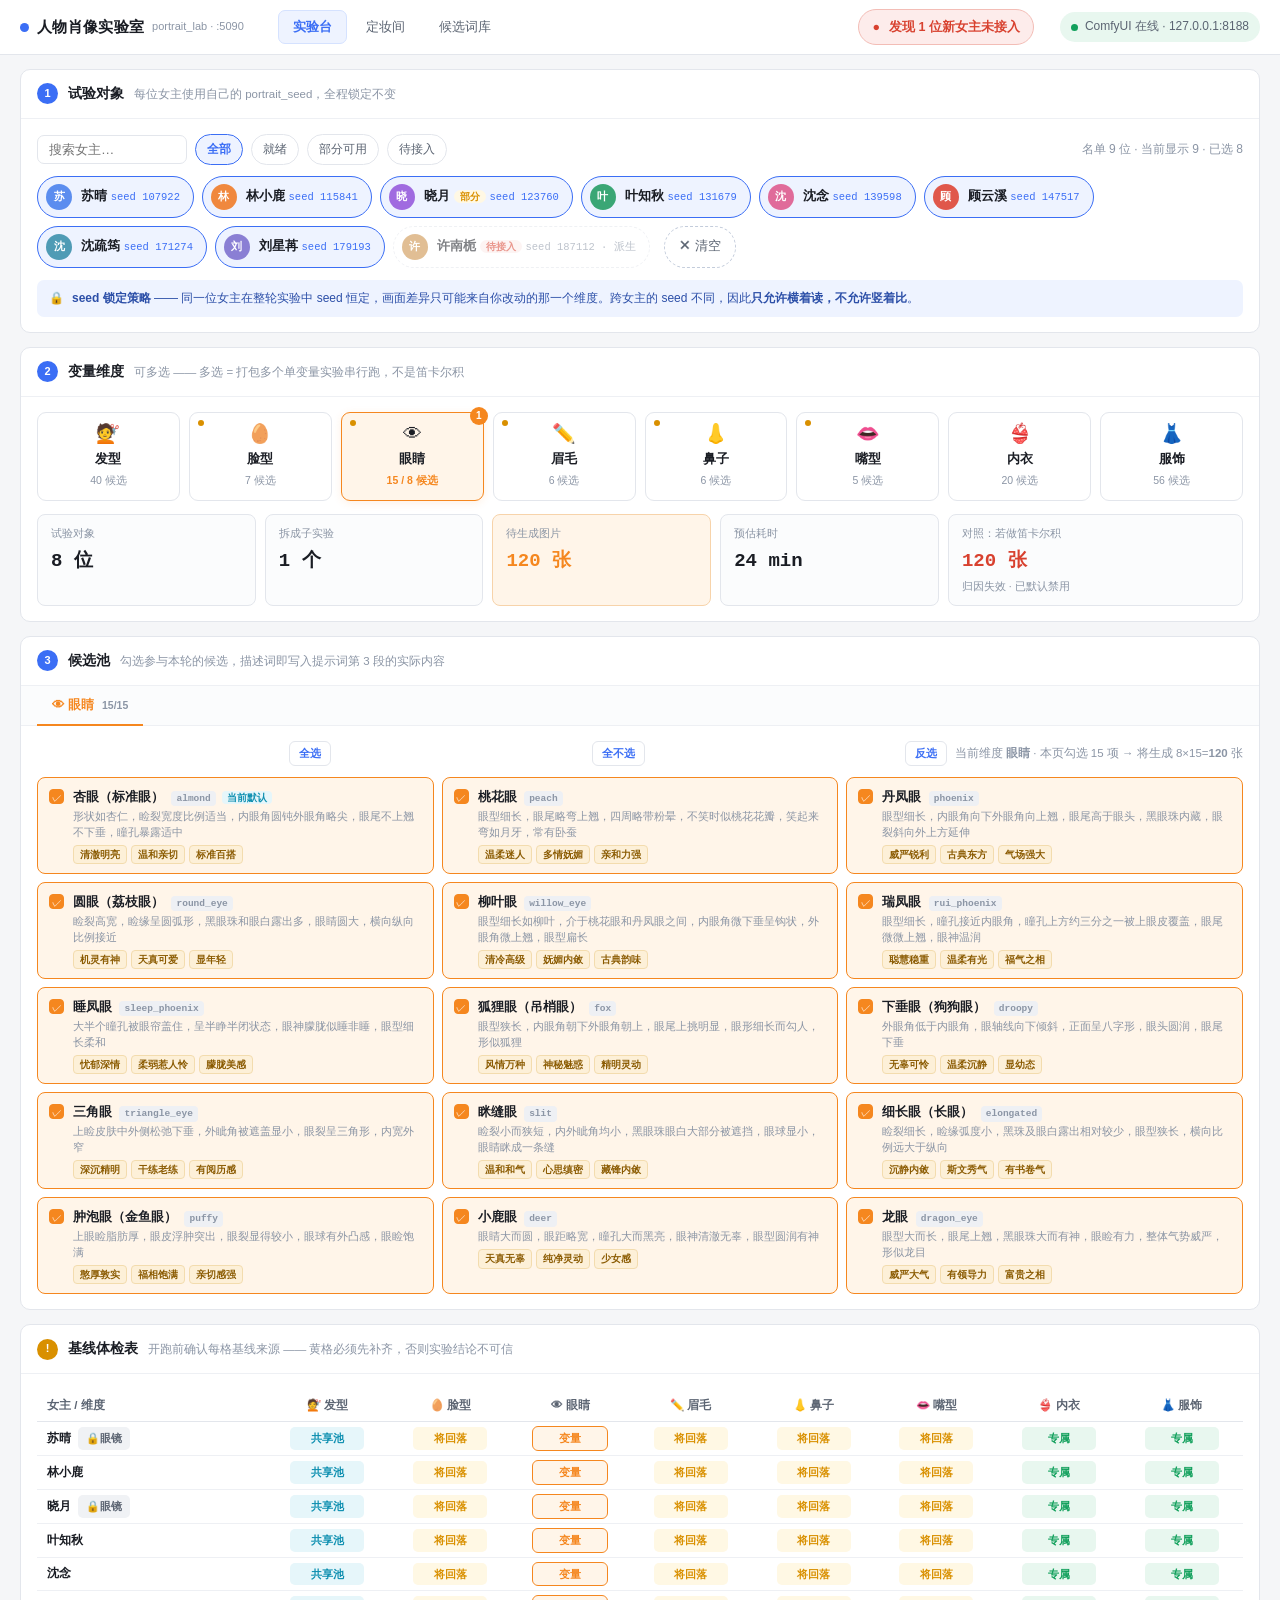
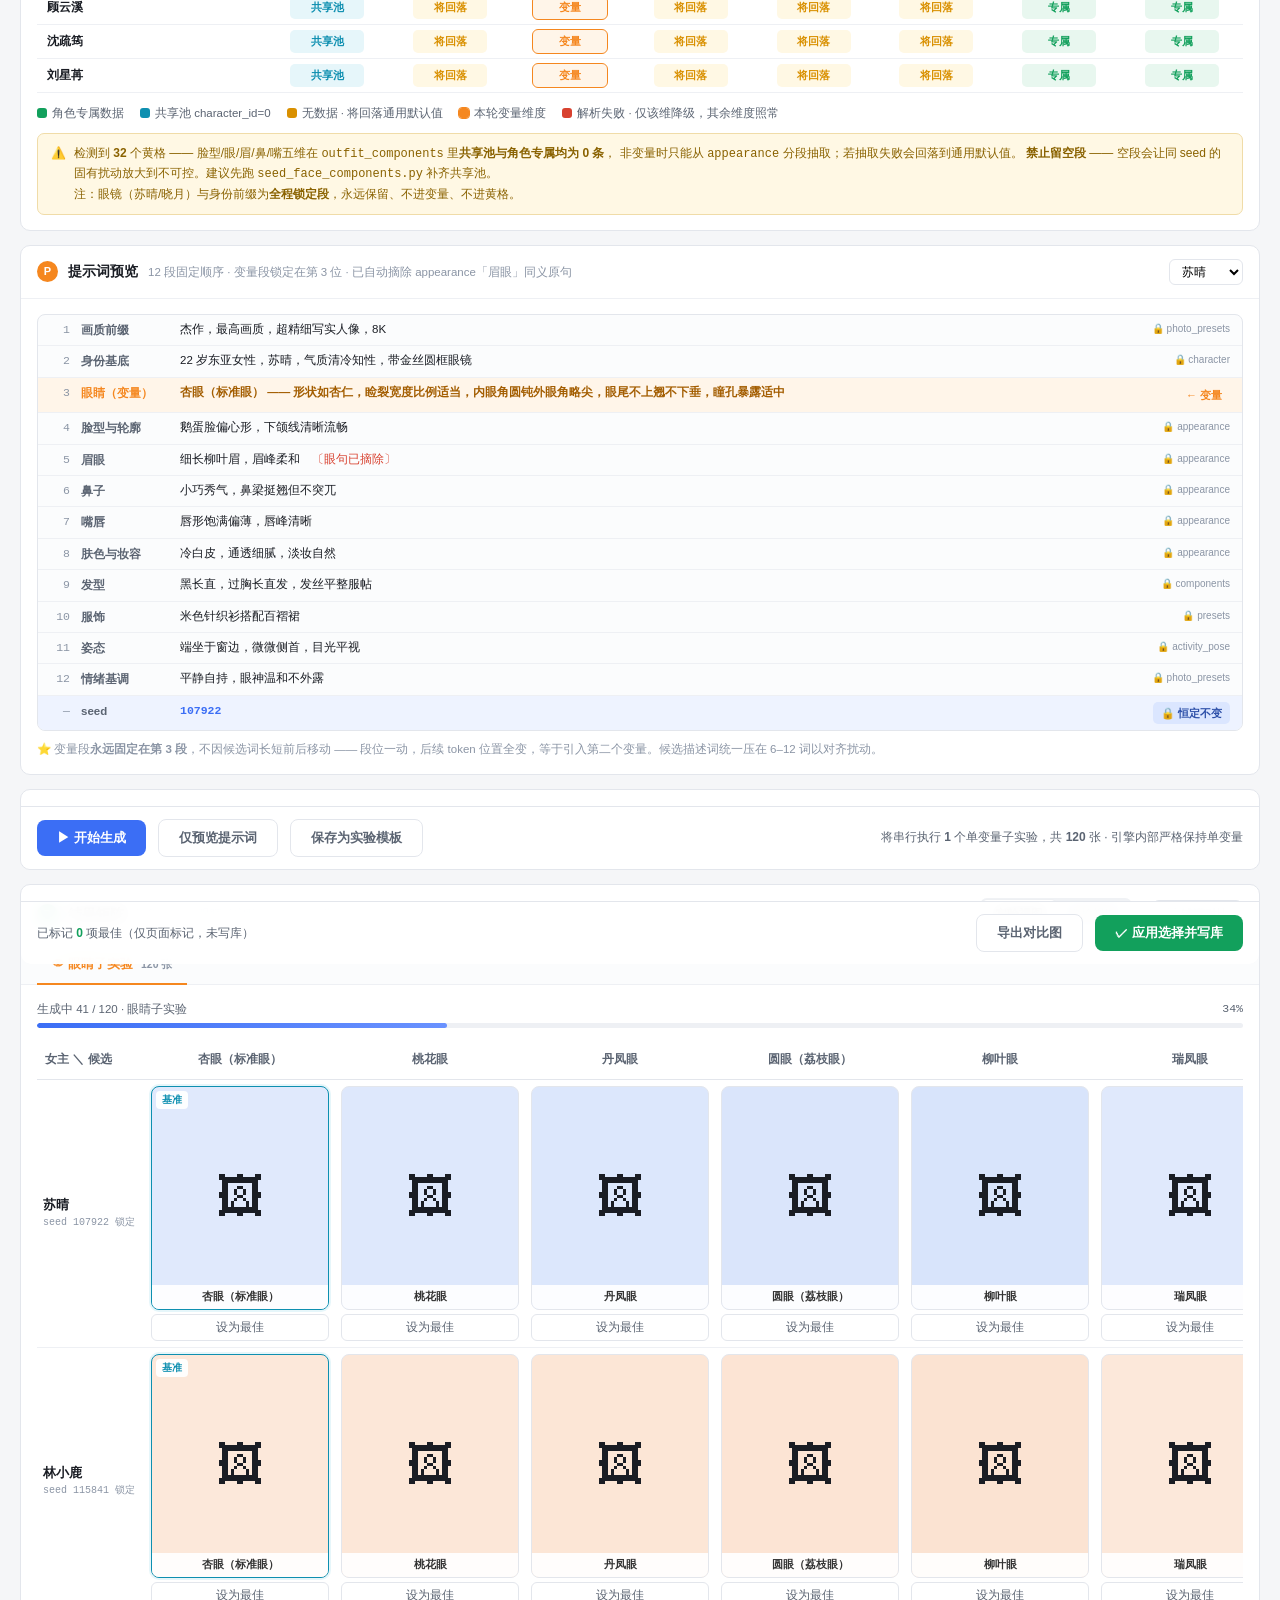
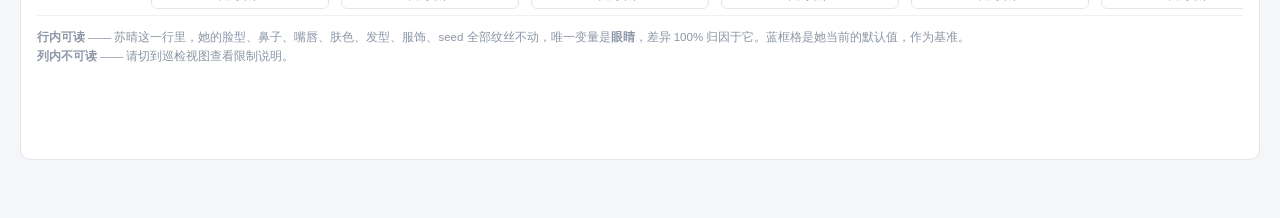
<file: plugins/portrait_lab/ui_mockup.html>
<!DOCTYPE html>
<html lang="zh-CN">
<head>
<meta charset="utf-8">
<title>人物肖像实验室 · UI 设计稿</title>
<style>
:root{
  --bg:#f5f6f8; --panel:#ffffff; --line:#e3e6ec; --line2:#eef0f4;
  --ink:#1a1d24; --ink2:#5b6472; --ink3:#8b95a5;
  --acc:#3b6ef5; --acc-bg:#eef3ff;
  --var:#f5871f; --var-bg:#fff5e9;
  --ok:#12a05c; --ok-bg:#e8f7ef;
  --warn:#d99000; --warn-bg:#fff8e4;
  --err:#d8412f; --err-bg:#fdeceb;
  --shared:#0e8fb0; --shared-bg:#e6f6fa;
  --r:10px;
}
*{box-sizing:border-box;margin:0;padding:0}
body{background:var(--bg);color:var(--ink);
  font:13px/1.6 "PingFang SC","Microsoft YaHei",-apple-system,sans-serif;
  -webkit-font-smoothing:antialiased}
.wrap{max-width:1420px;margin:0 auto;padding:0 20px 60px}

/* ============ 顶栏 ============ */
.topbar{background:var(--panel);border-bottom:1px solid var(--line);
  position:sticky;top:0;z-index:50}
.topbar-in{max-width:1420px;margin:0 auto;padding:0 20px;
  display:flex;align-items:center;gap:26px;height:54px}
.logo{font-size:15px;font-weight:700;letter-spacing:.3px;display:flex;align-items:center;gap:8px}
.logo .dot{width:9px;height:9px;border-radius:50%;background:var(--acc)}
.logo small{font-weight:400;color:var(--ink3);font-size:11px;letter-spacing:0}
.navs{display:flex;gap:4px;margin-left:8px}
.nav{padding:6px 14px;border-radius:7px;cursor:pointer;color:var(--ink2);
  font-size:13px;transition:.15s;border:1px solid transparent}
.nav:hover{background:var(--bg)}
.nav.on{background:var(--acc-bg);color:var(--acc);font-weight:600;border-color:#d5e2ff}
.spacer{flex:1}
.status{display:flex;align-items:center;gap:7px;font-size:12px;color:var(--ink2);
  background:var(--ok-bg);padding:5px 11px;border-radius:20px}
.status .pulse{width:7px;height:7px;border-radius:50%;background:var(--ok)}

/* ============ 通用 ============ */
.panel{background:var(--panel);border:1px solid var(--line);border-radius:var(--r);margin-top:14px}
.ph{padding:13px 16px;border-bottom:1px solid var(--line2);display:flex;align-items:center;gap:10px}
.step{width:21px;height:21px;border-radius:50%;background:var(--acc);color:#fff;
  font-size:11px;font-weight:700;display:grid;place-items:center;flex:0 0 auto}
.ph h3{font-size:13.5px;font-weight:650}
.ph .sub{font-size:11.5px;color:var(--ink3);font-weight:400}
.pb{padding:15px 16px}
.tag{display:inline-block;padding:2px 8px;border-radius:5px;font-size:11px;font-weight:600;line-height:1.7}
.t-green{background:var(--ok-bg);color:var(--ok)}
.t-blue{background:var(--shared-bg);color:var(--shared)}
.t-yellow{background:var(--warn-bg);color:var(--warn)}
.t-orange{background:var(--var-bg);color:var(--var)}
.t-gray{background:#f0f2f5;color:var(--ink2)}
.t-red{background:var(--err-bg);color:var(--err)}
.mono{font-family:"SF Mono",Consolas,Monaco,monospace}

/* ============ Step1 女主 ============ */
.chars{display:flex;flex-wrap:wrap;gap:8px}
.chip{display:flex;align-items:center;gap:9px;padding:7px 13px 7px 8px;border:1.5px solid var(--line);
  border-radius:30px;cursor:pointer;background:#fff;transition:.15s;user-select:none}
.chip:hover{border-color:#c3ccdb}
.chip.on{border-color:var(--acc);background:var(--acc-bg)}
.av{width:26px;height:26px;border-radius:50%;display:grid;place-items:center;
  font-size:11px;color:#fff;font-weight:600;flex:0 0 auto}
.chip .nm{font-size:13px;font-weight:600}
.chip .sd{font-size:10.5px;color:var(--ink3)}
.chip.on .sd{color:var(--acc)}
.selall{margin-left:6px;padding:7px 14px;border:1.5px dashed #c3ccdb;border-radius:30px;
  background:transparent;cursor:pointer;color:var(--ink2);font-size:12.5px;font-family:inherit}
.selall:hover{border-color:var(--acc);color:var(--acc)}
.seednote{margin-top:12px;padding:9px 12px;background:var(--acc-bg);border-radius:7px;
  font-size:12px;color:#2c4fa8;display:flex;gap:8px;align-items:flex-start}

/* ---- 扩展性：角色筛选工具条 ---- */
.cbar{display:flex;align-items:center;gap:8px;margin-bottom:11px;flex-wrap:wrap}
.cbar input[type=text]{padding:6px 11px;border:1.5px solid var(--line);border-radius:7px;
  font:12.5px inherit;font-family:inherit;width:150px;outline:none}
.cbar input[type=text]:focus{border-color:var(--acc)}
.fchip{padding:5px 11px;border:1.5px solid var(--line);border-radius:30px;cursor:pointer;
  font-size:12px;color:var(--ink2);background:#fff;user-select:none}
.fchip.on{border-color:var(--acc);background:var(--acc-bg);color:var(--acc);font-weight:600}
.cbar .cnt{margin-left:auto;font-size:12px;color:var(--ink3)}
.chip.blk{opacity:.55;border-style:dashed;cursor:not-allowed}
.chip.blk:hover{border-color:var(--err)}
.chip .tagn{font-size:10px;padding:1px 6px;border-radius:20px;background:var(--err-bg);
  color:var(--err);font-weight:600;margin-left:4px}
.chip .tagd{font-size:10px;padding:1px 6px;border-radius:20px;background:var(--warn-bg);
  color:var(--warn);font-weight:600;margin-left:4px}

/* ---- 扩展性：新角色提醒 ---- */
.newbar{display:flex;align-items:center;gap:9px;padding:7px 13px;border-radius:30px;
  background:var(--err-bg);color:var(--err);font-size:12.5px;font-weight:600;
  cursor:pointer;border:1.5px solid #f3bdb6}
.newbar:hover{background:#fbdcd8}

/* ---- 扩展性：接入向导 ---- */
.mask{display:none;position:absolute;inset:0;background:rgba(20,24,32,.42);z-index:80;
  padding:60px 20px;overflow:auto}
.mask.on{display:block}
.dlg{max-width:720px;margin:0 auto;background:var(--panel);border-radius:14px;overflow:hidden}
.dlgh{padding:16px 20px;border-bottom:1px solid var(--line);display:flex;align-items:center;gap:10px}
.dlgh h3{font-size:15px}
.dlgh .x{margin-left:auto;cursor:pointer;color:var(--ink3);font-size:18px;line-height:1}
.dlgb{padding:18px 20px}
.gate{display:flex;gap:12px;padding:12px 14px;border-radius:9px;margin-bottom:9px;
  border:1px solid var(--line);align-items:flex-start}
.gate.bad{background:var(--err-bg);border-color:#f3bdb6}
.gate.warn{background:var(--warn-bg);border-color:#f0dda2}
.gate.ok{background:var(--ok-bg);border-color:#b7e5cd}
.gate .gi{width:22px;height:22px;border-radius:50%;display:grid;place-items:center;
  font-size:11px;font-weight:700;color:#fff;flex:0 0 auto;margin-top:1px}
.gate.bad .gi{background:var(--err)} .gate.warn .gi{background:var(--warn)}
.gate.ok .gi{background:var(--ok)}
.gate .gt{font-size:13px;font-weight:600;margin-bottom:3px}
.gate .gd{font-size:12px;color:var(--ink2);line-height:1.55}
.gate .fix{margin-top:7px;padding:4px 11px;font-size:11.5px;border-radius:6px;cursor:pointer;
  border:1px solid currentColor;background:#fff;font-family:inherit}
.dlgf{padding:14px 20px;border-top:1px solid var(--line);display:flex;align-items:center;gap:10px}
.dlgf .note{font-size:11.5px;color:var(--ink3)}
.btnp{margin-left:auto;padding:8px 18px;border-radius:8px;border:none;background:var(--acc);
  color:#fff;font-size:13px;font-weight:600;cursor:pointer;font-family:inherit}
.btnp:disabled{background:#c3ccdb;cursor:not-allowed}

/* ============ Step2 维度 ============ */
.dims{display:grid;grid-template-columns:repeat(8,1fr);gap:9px}
.dim{border:1.5px solid var(--line);border-radius:9px;padding:11px 10px;cursor:pointer;
  background:#fff;transition:.15s;position:relative;text-align:center}
.dim:hover{border-color:#c3ccdb;transform:translateY(-1px)}
.dim.on{border-color:var(--var);background:var(--var-bg);box-shadow:0 2px 8px rgba(245,135,31,.12)}
.dim .ic{font-size:19px;line-height:1;margin-bottom:6px}
.dim .dn{font-size:13px;font-weight:650;margin-bottom:3px}
.dim .dc{font-size:10.5px;color:var(--ink3)}
.dim.on .dc{color:var(--var);font-weight:600}
.dim .badge{position:absolute;top:-6px;right:-5px;background:var(--var);color:#fff;
  font-size:10px;font-weight:700;padding:1px 6px;border-radius:9px;display:none}
.dim.on .badge{display:block}
.dim.lack::after{content:"";position:absolute;top:7px;left:8px;width:6px;height:6px;
  border-radius:50%;background:var(--warn)}

/* 预算条 */
.budget{margin-top:13px;display:flex;gap:9px;align-items:stretch}
.bcard{flex:1;border:1px solid var(--line);border-radius:8px;padding:10px 13px;background:#fbfcfd}
.bcard .bl{font-size:11px;color:var(--ink3);margin-bottom:3px}
.bcard .bv{font-size:19px;font-weight:700;font-family:"SF Mono",Consolas,monospace}
.bcard.hl{background:var(--var-bg);border-color:#f7d3aa}
.bcard.hl .bv{color:var(--var)}
.bcard.danger{background:var(--err-bg);border-color:#f5c4bf}
.bcard.danger .bv{color:var(--err)}

/* ============ Step3 候选 ============ */
.subtabs{display:flex;gap:2px;border-bottom:1px solid var(--line2);padding:0 16px;background:#fbfcfd}
.subtab{padding:9px 15px;font-size:12.5px;cursor:pointer;color:var(--ink2);
  border-bottom:2px solid transparent;margin-bottom:-1px;transition:.12s}
.subtab:hover{color:var(--ink)}
.subtab.on{color:var(--var);border-bottom-color:var(--var);font-weight:650}
.subtab .cnt{font-size:10.5px;color:var(--ink3);margin-left:4px}
.cands{display:grid;grid-template-columns:repeat(3,1fr);gap:8px}
.cand{display:flex;gap:9px;padding:9px 11px;border:1px solid var(--line);border-radius:8px;
  cursor:pointer;background:#fff;transition:.12s;align-items:flex-start}
.cand:hover{border-color:#c3ccdb;background:#fbfcfd}
.cand.on{border-color:var(--var);background:var(--var-bg)}
.cbx{width:15px;height:15px;border:1.5px solid #c3ccdb;border-radius:4px;flex:0 0 auto;
  margin-top:2px;display:grid;place-items:center;font-size:10px;color:#fff;background:#fff}
.cand.on .cbx{background:var(--var);border-color:var(--var)}
.cand .cn{font-size:12.5px;font-weight:600;margin-bottom:2px}
.cand .cd{font-size:11px;color:var(--ink3);line-height:1.45}
.cand.base{position:relative}
.cand.base .cn::after{content:"当前默认";font-size:9.5px;background:var(--shared-bg);color:var(--shared);
  padding:1px 5px;border-radius:4px;margin-left:6px;font-weight:600}
.candbar{display:flex;gap:8px;margin-bottom:11px;align-items:center}
.mini{padding:4px 10px;font-size:11.5px;border:1px solid var(--line);border-radius:6px;
  background:#fff;cursor:pointer;color:var(--ink2);font-family:inherit}
.mini:hover{border-color:var(--acc);color:var(--acc)}

/* ============ 体检表 ============ */
.hx{width:100%;border-collapse:separate;border-spacing:0;font-size:12px}
.hx th{font-weight:600;color:var(--ink2);padding:7px 6px;text-align:center;
  border-bottom:1px solid var(--line);font-size:11.5px;white-space:nowrap}
.hx th:first-child{text-align:left;padding-left:10px}
.hx td{padding:5px 6px;text-align:center;border-bottom:1px solid var(--line2)}
.hx td:first-child{text-align:left;padding-left:10px;font-weight:600;white-space:nowrap}
.cellc{display:inline-block;width:100%;max-width:74px;padding:3px 0;border-radius:5px;
  font-size:10.5px;font-weight:600}
.c-g{background:var(--ok-bg);color:var(--ok)}
.c-b{background:var(--shared-bg);color:var(--shared)}
.c-y{background:var(--warn-bg);color:var(--warn)}
.c-o{background:var(--var-bg);color:var(--var);outline:1.5px solid var(--var)}
.c-r{background:var(--err-bg);color:var(--err)}
.legend{display:flex;gap:16px;margin-top:11px;font-size:11.5px;color:var(--ink2);flex-wrap:wrap}
.legend i{width:10px;height:10px;border-radius:3px;display:inline-block;margin-right:5px;vertical-align:-1px}
.blockwarn{margin-top:11px;padding:10px 13px;background:var(--warn-bg);border:1px solid #f0dca8;
  border-radius:7px;font-size:12px;color:#8a6200;display:flex;gap:8px}
.oknote{margin-top:11px;padding:9px 13px;background:#eefaf1;border:1px solid #bfe6cd;
  border-radius:7px;font-size:12px;color:#1f7a3d;display:flex;gap:8px;align-items:flex-start}
.oknote span{font-weight:700}
.oknote code{background:#d8f0e0}
.subk{display:inline-block;font-size:9.5px;color:var(--ink3);background:var(--line2);
  border-radius:4px;padding:0 5px;margin-left:4px;font-family:"SF Mono",Consolas,monospace}
.ctags{margin-top:4px;display:flex;flex-wrap:wrap;gap:4px}
.ctags .tg{font-size:9.5px;color:#8a5a00;background:#fdf0d8;border:1px solid #f3dcae;
  border-radius:4px;padding:1px 6px;font-weight:600}

/* ============ 提示词 ============ */
.pv{background:#fbfcfd;border:1px solid var(--line);border-radius:8px;overflow:hidden}
.pvrow{display:flex;gap:11px;padding:6px 12px;border-bottom:1px solid var(--line2);
  font-size:11.5px;align-items:flex-start}
.pvrow:last-child{border-bottom:none}
.pvrow.var{background:var(--var-bg)}
.pvrow.seed{background:var(--acc-bg)}
.pvn{width:20px;color:var(--ink3);font-family:"SF Mono",Consolas,monospace;flex:0 0 auto;text-align:right}
.pvk{width:88px;flex:0 0 auto;color:var(--ink2);font-weight:600}
.pvrow.var .pvk{color:var(--var)}
.pvv{flex:1;color:var(--ink);line-height:1.5}
.pvrow.var .pvv{color:#a35d00;font-weight:600}
.pvl{flex:0 0 auto;font-size:10px}
.lock{color:var(--ink3)}

/* ============ 结果区 ============ */
.rtabs{display:flex;gap:2px;padding:0 16px;background:#fbfcfd;border-bottom:1px solid var(--line2)}
.vswitch{display:inline-flex;background:#f0f2f5;border-radius:7px;padding:2px}
.vsw{padding:5px 13px;font-size:12px;border-radius:5px;cursor:pointer;color:var(--ink2);transition:.12s}
.vsw.on{background:#fff;color:var(--ink);font-weight:650;box-shadow:0 1px 3px rgba(0,0,0,.08)}
.prog{height:5px;background:#eef0f4;border-radius:3px;overflow:hidden;margin:0 0 3px}
.progi{height:100%;background:linear-gradient(90deg,var(--acc),#6a92ff);border-radius:3px;transition:width .3s}
.mx{overflow:auto;padding-bottom:4px;max-height:calc(100vh - 322px);
  scrollbar-color:var(--acc) #e9edf3;scrollbar-width:thin}
.mxt{border-collapse:separate;border-spacing:0}
.mxt th{padding:9px 8px;font-size:12px;font-weight:650;color:var(--ink2);white-space:nowrap;
  border-bottom:1px solid var(--line);text-align:center;position:sticky;top:0;background:var(--panel);z-index:3}
.mxt th.rowh{text-align:left;position:sticky;left:0;top:0;background:var(--panel);z-index:4;min-width:108px}
.mxt td{padding:6px;border-bottom:1px solid var(--line2)}
.mxt td.rowh{position:sticky;left:0;top:auto;background:var(--panel);z-index:2;font-size:13px;font-weight:650;
  padding-left:6px;white-space:nowrap}
.rowh .sd{display:block;font-size:10px;color:var(--ink3);font-weight:400}
.cell{width:178px;height:224px;border-radius:8px;position:relative;overflow:hidden;cursor:pointer;
  border:1.5px solid var(--line);transition:.15s}
.cell:hover{border-color:var(--acc);transform:scale(1.03);z-index:3}
.cell.baseline{border-color:var(--shared);box-shadow:0 0 0 2px var(--shared-bg)}
.cell.picked{border-color:var(--ok);box-shadow:0 0 0 2px var(--ok-bg)}
.cell .ph2{position:absolute;inset:0;display:grid;place-items:center;font-size:48px}
.cell .wm{position:absolute;left:0;right:0;bottom:0;background:rgba(255,255,255,.92);
  font-size:11px;padding:3px 5px;text-align:center;font-weight:600;color:#333;
  white-space:nowrap;overflow:hidden;text-overflow:ellipsis}
.cell .flag{position:absolute;top:4px;left:4px;font-size:10px;padding:1px 6px;border-radius:4px;
  font-weight:700;background:rgba(255,255,255,.94)}
.cell.baseline .flag{color:var(--shared)}
.cell.picked .flag{color:var(--ok)}
.pickbtn{display:block;width:178px;margin-top:4px;padding:5px 0;font-size:11.5px;border:1px solid var(--line);
  border-radius:6px;background:#fff;cursor:pointer;color:var(--ink2);font-family:inherit}
.pickbtn:hover{border-color:var(--ok);color:var(--ok)}
.pickbtn.on{background:var(--ok-bg);border-color:var(--ok);color:var(--ok);font-weight:650}
.viewwarn{padding:9px 13px;background:var(--err-bg);border:1px solid #f5c4bf;border-radius:7px;
  font-size:12px;color:#a32a1c;margin-bottom:12px;display:flex;gap:8px}

/* 底部操作 */
.actbar{position:sticky;bottom:0;background:rgba(255,255,255,.96);backdrop-filter:blur(8px);
  border-top:1px solid var(--line);margin-top:16px;padding:12px 16px;border-radius:0 0 var(--r) var(--r);
  display:flex;align-items:center;gap:12px}
.btn{padding:9px 20px;border-radius:8px;border:none;font-size:13px;font-weight:650;
  cursor:pointer;font-family:inherit;transition:.15s}
.btn-p{background:var(--acc);color:#fff}
.btn-p:hover{background:#2d5ce0}
.btn-o{background:#fff;color:var(--ink2);border:1px solid var(--line)}
.btn-o:hover{border-color:var(--acc);color:var(--acc)}
.btn-g{background:var(--ok);color:#fff}
.btn:disabled{opacity:.45;cursor:not-allowed}

/* ===== 铺满全屏对比 ===== */
.fsbtn{margin-left:10px;padding:5px 13px;font-size:12px;border:1px solid var(--line);border-radius:7px;
  background:#fff;color:var(--ink2);cursor:pointer;font-family:inherit;transition:.15s;flex:0 0 auto}
.fsbtn:hover{border-color:var(--acc);color:var(--acc);background:var(--acc-bg)}
.panel.fs{position:fixed;inset:0;z-index:210;display:flex;flex-direction:column;margin:0;
  border-radius:0;overflow:hidden;background:var(--panel)}
.panel.fs>.ph{position:relative;z-index:5;background:var(--panel)}
.panel.fs>.rtabs{flex:0 0 auto}
.panel.fs>.pb{flex:1 1 auto;min-height:0;display:flex;flex-direction:column;overflow:hidden}
.panel.fs .mx{flex:1 1 auto;min-height:0;max-height:none;overflow:auto}
.panel.fs .actbar{flex:0 0 auto;z-index:5}
.panel.fs .cgrid{flex:1 1 auto;min-height:0;overflow:auto;align-content:start}

/* 定妆间 */
.hide{display:none}
.combo{display:grid;grid-template-columns:repeat(3,1fr);gap:9px}
.guard{display:flex;gap:9px;margin-bottom:14px}
.gcard{flex:1;border:1px solid #f0dca8;background:var(--warn-bg);border-radius:8px;padding:10px 13px}
.gcard .gl{font-size:11px;color:#8a6200;margin-bottom:2px}
.gcard .gv{font-size:14px;font-weight:700;color:#7a5600}
.cgrid{display:grid;grid-template-columns:repeat(auto-fill,minmax(184px,1fr));gap:13px}
.ccell{border:1.5px solid var(--line);border-radius:8px;overflow:hidden;cursor:pointer;background:#fff}
.ccell:hover{border-color:var(--acc)}
.ccell .cimg{height:184px;display:grid;place-items:center;font-size:48px}
.ccell .cinfo{padding:5px 7px;border-top:1px solid var(--line2);font-size:10px;color:var(--ink2);line-height:1.5}
.note{font-size:11.5px;color:var(--ink3);margin-top:9px;line-height:1.6}
h4.sec{font-size:12.5px;font-weight:650;color:var(--ink2);margin:16px 0 9px}
h4.sec:first-child{margin-top:0}
.mini{margin-left:auto;font:inherit;font-size:11px;font-weight:600;color:var(--acc);background:#fff;border:1px solid var(--line);
  border-radius:6px;padding:3px 9px;cursor:pointer}
.mini:hover{border-color:var(--acc);background:var(--acc-bg)}
/* 定妆间：维度块 + 候选药丸 */
.dimblock{border:1px solid var(--line);border-radius:9px;margin-bottom:10px;overflow:hidden}
.dimhead{display:flex;align-items:center;gap:9px;padding:9px 13px;background:var(--panel);font-weight:650;font-size:13px;
  cursor:pointer;user-select:none}
.dimhead:hover{background:var(--acc-bg)}
.dimhead .dimchk{width:17px;height:17px;border-radius:5px;border:1.5px solid var(--line);display:inline-grid;place-items:center;
  font-size:11px;color:#fff;transition:.12s}
.dimhead.on .dimchk{background:var(--acc);border-color:var(--acc)}
.dimhead .dimcnt{margin-left:auto;font-size:11px;color:var(--ink3);font-weight:400}
.candwrap{padding:10px 12px;display:flex;flex-wrap:wrap;gap:7px}
.scand{display:inline-flex;align-items:center;gap:5px;padding:6px 11px;border:1.5px solid var(--line);border-radius:20px;
  font-size:12.5px;cursor:pointer;background:#fff;transition:.12s}
.scand:hover{border-color:var(--acc)}
.scand .scbx{width:14px;height:14px;border-radius:50%;border:1.5px solid var(--line);display:inline-grid;place-items:center;
  font-size:9px;color:#fff}
.scand.on{border-color:var(--ok);background:var(--ok-bg);color:#1f7a4d;font-weight:600}
.scand.on .scbx{background:var(--ok);border-color:var(--ok)}
.stwarn{margin:0 0 10px;padding:8px 12px;border-radius:7px;background:var(--warn-bg);border:1px solid #f0dca8;
  color:#8a6200;font-size:12px;display:none}
.stwarn.show{display:block}
</style>
</head>
<body>

<div class="topbar"><div class="topbar-in">
  <div class="logo"><span class="dot"></span>人物肖像实验室 <small>portrait_lab · :5090</small></div>
  <div class="navs">
    <div class="nav on" data-page="lab">实验台</div>
    <div class="nav" data-page="studio">定妆间</div>
    <div class="nav" data-page="vocab">候选词库</div>
  </div>
  <div class="spacer"></div>
  <div class="newbar" id="newbar" onclick="openWiz()"><span>●</span><span id="newbartx">发现 1 位新女主未接入</span></div>
  <div class="status"><span class="pulse"></span>ComfyUI 在线 · 127.0.0.1:8188</div>
</div></div>

<div class="mask" id="mask">
  <div class="dlg">
    <div class="dlgh">
      <h3>新女主接入向导 · <span id="wizname"></span></h3>
      <span class="x" onclick="closeWiz()">✕</span>
    </div>
    <div class="dlgb" id="wizb"></div>
    <div class="dlgf">
      <span class="note">全部红色闸门处理完毕才允许加入实验名单 · 所有修复默认不写库</span>
      <button class="btnp" id="wizok" onclick="wizDone()"></button>
    </div>
  </div>
</div>

<div class="wrap">
<!-- ==================== 实验台 ==================== -->
<div id="page-lab">

<!-- Step 1 -->
<div class="panel">
  <div class="ph"><span class="step">1</span><h3>试验对象</h3>
    <span class="sub">每位女主使用自己的 portrait_seed，全程锁定不变</span></div>
  <div class="pb">
    <div class="cbar">
      <input type="text" id="csearch" placeholder="搜索女主…" oninput="renderAll()">
      <span class="fchip on" data-f="all">全部</span>
      <span class="fchip" data-f="ok">就绪</span>
      <span class="fchip" data-f="warn">部分可用</span>
      <span class="fchip" data-f="new">待接入</span>
      <span class="cnt" id="ccnt"></span>
    </div>
    <div class="chars" id="chars"></div>
    <div class="seednote"><span>🔒</span><div><b>seed 锁定策略</b> —— 同一位女主在整轮实验中 seed 恒定，画面差异只可能来自你改动的那一个维度。跨女主的 seed 不同，因此<b>只允许横着读，不允许竖着比</b>。</div></div>
  </div>
</div>

<!-- Step 2 -->
<div class="panel">
  <div class="ph"><span class="step">2</span><h3>变量维度</h3>
    <span class="sub">可多选 —— 多选 = 打包多个单变量实验串行跑，不是笛卡尔积</span></div>
  <div class="pb">
    <div class="dims" id="dims"></div>
    <div class="budget" id="budget"></div>
  </div>
</div>

<!-- Step 3 -->
<div class="panel">
  <div class="ph"><span class="step">3</span><h3>候选池</h3>
    <span class="sub">勾选参与本轮的候选，描述词即写入提示词第 3 段的实际内容</span></div>
  <div class="subtabs" id="candtabs"></div>
  <div class="pb">
    <div class="candbar">
      <button class="mini" onclick="candAll(1)">全选</button>
      <button class="mini" onclick="candAll(0)">全不选</button>
      <button class="mini" onclick="candAll(2)">反选</button>
      <span style="font-size:11.5px;color:var(--ink3)" id="candinfo"></span>
    </div>
    <div class="cands" id="cands"></div>
  </div>
</div>

<!-- 基线体检 -->
<div class="panel">
  <div class="ph"><span class="step" style="background:var(--warn)">!</span><h3>基线体检表</h3>
    <span class="sub">开跑前确认每格基线来源 —— 黄格必须先补齐，否则实验结论不可信</span></div>
  <div class="pb">
    <table class="hx" id="hxt"></table>
    <div class="legend">
      <span><i class="c-g" style="background:#12a05c"></i>角色专属数据</span>
      <span><i class="c-b" style="background:#0e8fb0"></i>共享池 character_id=0</span>
      <span><i class="c-y" style="background:#d99000"></i>无数据 · 将回落通用默认值</span>
      <span><i class="c-o" style="background:#f5871f"></i>本轮变量维度</span>
      <span><i class="c-r" style="background:#d8412f"></i>解析失败 · 仅该维降级，其余维度照常</span>
    </div>
    <div class="blockwarn" id="hxwarn"><span>⚠️</span><div id="hxwarntx"></div></div>
  </div>
</div>

<!-- 提示词预览 -->
<div class="panel">
  <div class="ph"><span class="step" style="background:var(--var)">P</span><h3>提示词预览</h3>
    <span class="sub" id="pvsub"></span>
    <div class="spacer"></div>
    <select id="pvchar" onchange="renderPreview()" style="font:inherit;font-size:12px;padding:4px 8px;border:1px solid var(--line);border-radius:6px;background:#fff"></select>
  </div>
  <div class="pb"><div class="pv" id="pv"></div>
    <div class="note">⭐ 变量段<b>永远固定在第 3 段</b>，不因候选词长短前后移动 —— 段位一动，后续 token 位置全变，等于引入第二个变量。候选描述词统一压在 6–12 词以对齐扰动。</div>
  </div>
</div>

<!-- 操作条 -->
<div class="panel">
  <div class="actbar">
    <button class="btn btn-p" onclick="startRun()">▶ 开始生成</button>
    <button class="btn btn-o">仅预览提示词</button>
    <button class="btn btn-o">保存为实验模板</button>
    <div class="spacer"></div>
    <span id="actinfo" style="font-size:12px;color:var(--ink2)"></span>
  </div>
</div>

<!-- 结果区 -->
<div class="panel" id="resultPanel">
  <div class="ph"><span class="step" style="background:var(--ok)">R</span><h3>结果矩阵</h3>
    <span class="sub" id="ressub">任务 #A17 · 眼睛扫描</span>
    <div class="spacer"></div>
    <div class="vswitch">
      <div class="vsw on" data-view="exp">实验视图</div>
      <div class="vsw" data-view="pat">巡检视图</div>
    </div>
    <button class="fsbtn" onclick="toggleFs('resultPanel')">⛶ 铺满对比</button>
  </div>
  <div class="rtabs" id="rtabs"></div>
  <div class="pb">
    <div style="margin-bottom:13px">
      <div style="display:flex;justify-content:space-between;font-size:11.5px;color:var(--ink2);margin-bottom:5px">
        <span id="progtx">生成中 41 / 64 · 眼睛子实验</span>
        <span class="mono" id="progpc">64%</span>
      </div>
      <div class="prog"><div class="progi" id="progi" style="width:64%"></div></div>
    </div>
    <div id="viewwarn"></div>
    <div class="mx"><table class="mxt" id="mxt"></table></div>
    <div class="note" id="mxnote"></div>
  </div>
  <div class="actbar">
    <span style="font-size:12px;color:var(--ink2)">已标记 <b id="pickn" style="color:var(--ok)">0</b> 项最佳（仅页面标记，未写库）</span>
    <div class="spacer"></div>
    <button class="btn btn-o">导出对比图</button>
    <button class="btn btn-g" onclick="alert('将先 VACUUM INTO 备份 game.db，再二次确认后写回 appearance / outfit_components')">✓ 应用选择并写库</button>
  </div>
</div>
</div>
<!-- ==================== 定妆间 ==================== -->
<div id="page-studio" class="hide">
<div class="panel">
  <div class="ph"><span class="step" style="background:#8b5cf6">C</span><h3>定妆间 · 组合验证</h3>
    <span class="sub">回答单变量实验答不了的问题：最优眼 + 最优鼻，未必协调</span></div>
  <div class="pb">
    <div class="guard">
      <div class="gcard"><div class="gl">护栏 1 · 女主数</div><div class="gv">仅 1 位</div>
        <div style="font-size:10.5px;color:#8a6200;margin-top:3px">定妆是给某人定，不做横向比较</div></div>
      <div class="gcard"><div class="gl">护栏 2 · 维度数（智能选择）</div><div class="gv">最多 3 维</div>
        <div style="font-size:10.5px;color:#8a6200;margin-top:3px">启用第 4 维时前端直接拒绝并提示</div></div>
      <div class="gcard"><div class="gl">护栏 3 · 每维候选</div><div class="gv">最多 3 个</div>
        <div style="font-size:10.5px;color:#8a6200;margin-top:3px">全部候选可见可点，但单维选取封顶 3</div></div>
    </div>

    <h4 class="sec">定妆对象（点击切换）</h4>
    <div class="chars" id="studioChips"></div>
    <div class="chars" style="margin-top:8px">
      <div class="chip on" id="studioChip"><span class="av" id="studioAv">苏</span>
        <span><span class="nm" id="studioNm">苏晴</span> <span class="sd mono" id="studioSeed">seed 107922</span></span></div>
      <span style="font-size:11.5px;color:var(--ink3);align-self:center;margin-left:8px">
        ✓ 候选池已就绪（各 15 项），可进入定妆</span>
    </div>

    <h4 class="sec">维度与候选（全部候选均可点选 · 前端护栏：最多 3 维 / 每维最多 3 候选）
      <button class="mini" onclick="studioReset()">清空选择</button></h4>
    <div class="stwarn" id="studioWarn"></div>
    <div id="studioDims"></div>

    <div class="budget" id="studioBudget" style="margin-top:14px"></div>
  </div>
</div>

<div class="panel" id="comboPanel">
  <div class="ph"><h3 id="comboTitle">组合结果 · 苏晴</h3><span class="sub" id="comboSub">seed 107922 恒定 · 仅三个五官维度变化</span>
    <div class="spacer"></div>
    <button class="fsbtn" onclick="toggleFs('comboPanel')">⛶ 铺满对比</button></div>
  <div class="pb">
    <div class="cgrid" id="cgrid"></div>
    <div class="note">组合验证只看协调度，不做归因 —— 因为三个维度同时在变，你无法判断某张变好看是哪一维的功劳。这一步的唯一目的是<b>从已收敛的候选里挑出最协调的一套</b>。</div>
  </div>
</div>
</div>

<!-- ==================== 候选词库 ==================== -->
<div id="page-vocab" class="hide">
<div class="panel">
  <div class="ph"><span class="step" style="background:var(--shared)">V</span><h3>候选词库 · outfit_components (character_id = 0)</h3>
    <span class="sub">共享池现状盘点 —— 红色为待建数据</span></div>
  <div class="pb">
    <table class="hx">
      <tr><th style="width:110px">维度</th><th>key</th><th>共享池 cid=0</th><th>角色专属</th><th>默认值真实来源</th><th>状态</th></tr>
      <tr><td>🥚 脸型</td><td class="mono">face_shape</td><td><span class="tag t-green">15 条</span></td><td><span class="tag t-red">0 条</span></td><td style="text-align:left">outfit_components（character_id=0）</td><td><span class="tag t-green">就绪</span></td></tr>
      <tr><td>👁 眼睛</td><td class="mono">eyes</td><td><span class="tag t-green">15 条</span></td><td><span class="tag t-red">0 条</span></td><td style="text-align:left">outfit_components（character_id=0）</td><td><span class="tag t-green">就绪</span></td></tr>
      <tr><td>✏️ 眉毛</td><td class="mono">eyebrows</td><td><span class="tag t-green">15 条</span></td><td><span class="tag t-red">0 条</span></td><td style="text-align:left">outfit_components（character_id=0）</td><td><span class="tag t-green">就绪</span></td></tr>
      <tr><td>👃 鼻子</td><td class="mono">nose</td><td><span class="tag t-green">15 条</span></td><td><span class="tag t-red">0 条</span></td><td style="text-align:left">outfit_components（character_id=0）</td><td><span class="tag t-green">就绪</span></td></tr>
      <tr><td>👄 嘴型</td><td class="mono">mouth</td><td><span class="tag t-green">15 条</span></td><td><span class="tag t-red">0 条</span></td><td style="text-align:left">outfit_components（character_id=0）</td><td><span class="tag t-green">就绪</span></td></tr>
      <tr><td>💇 发型</td><td class="mono">hairstyle</td><td><span class="tag t-blue">40 条</span></td><td><span class="tag t-green">4–11 条</span></td><td style="text-align:left">outfit_components</td><td><span class="tag t-green">就绪</span></td></tr>
      <tr><td>👙 内衣</td><td class="mono">underwear</td><td><span class="tag t-gray">0 条</span></td><td><span class="tag t-green">10–20 条</span></td><td style="text-align:left">outfit_components</td><td><span class="tag t-green">就绪</span></td></tr>
      <tr><td>👗 服饰</td><td class="mono">outfit</td><td><span class="tag t-gray">0 条</span></td><td><span class="tag t-green">56–60 套</span></td><td style="text-align:left">outfit_presets 展开</td><td><span class="tag t-green">就绪</span></td></tr>
    </table>
    <div class="oknote"><span>✓</span> 脸型 / 眼睛 / 眉毛 / 鼻子 / 嘴型 五个外观维度已写入 <code class="mono">outfit_components</code>（character_id=0，各 15 条），<code class="mono">style_tags</code> 存气质印象（逗号分隔）。这就是真实候选池，定妆间与候选词库均直接读它。</div>
    <div class="blockwarn" style="margin-top:14px"><span>⚠️</span><div>
      <b>数据状态更新（2026-08-08）</b><br>
      1 · <b>晓月的「眉眼」段已可在运行时自动拆分</b> —— 三级降级解析：L1 分号切（7/8 人），L2 句级切（晓月，眉眼混写同一句），L3 不可分（仅新角色 <code class="mono">bad</code> 触发，需 LLM 规范化 + 人工 review）。晓月现落在 L2，无需回库。<br>
      2 · <b>苏晴、顾云溪实际有「脸型与轮廓」段</b> —— 此前误报缺失是解析器 bug（脸型段被标题前缀「带金丝圆框眼镜／东亚女性」挤掉，已修）。脸型现已升为第 8 个变量维度；且发现<b>苏晴、晓月佩戴眼镜</b>，眼镜已提取为全程锁定段（永远保留、不参与变量）。
    </div></div>
  </div>
</div>

<div class="panel">
  <div class="ph"><h3>appearance 原位替换机制</h3><span class="sub">摘除同义原句 → 在原位插入候选词，绝不追加</span></div>
  <div class="pb">
    <div class="pv">
      <div class="pvrow"><span class="pvk" style="width:60px">原文</span><span class="pvv">眉眼：细长柳叶眉，眉峰柔和；<span style="background:#fdeceb;color:var(--err);text-decoration:line-through">标准杏眼，眼尾微微上扬，双眼皮宽度适中</span></span></div>
      <div class="pvrow"><span class="pvk" style="width:60px">摘除后</span><span class="pvv">眉眼：细长柳叶眉，眉峰柔和；<span style="color:var(--ink3)">▁▁▁▁▁▁</span></span></div>
      <div class="pvrow var"><span class="pvk" style="width:60px">替换结果</span><span class="pvv">眉眼：细长柳叶眉，眉峰柔和；<span style="background:var(--var-bg);color:var(--var);font-weight:700">上挑丹凤眼，眼尾锐利收窄</span></span></div>
    </div>
    <div class="note">
      ⭐ <b>摘除是运行时临时行为，<code class="mono">character.appearance</code> 原文永不改动。</b>实验做废可随时回滚，库里始终是唯一真相。<br>
      这条纪律来自你自己的实践 —— <code class="mono">data/_生成发型肖像.py</code> docstring 第 10 行：「appearance 字段已移除发型描述，避免与生成图前后不一致」。当时是手工删的，现在把它产品化成自动机制。
    </div>
  </div>
</div>
</div>
</div>

<script>
/* ===== 真实数据（来自 game.db 实测） ===== */
/* face:1 = 有脸型段。苏晴/顾云溪原判「缺失」是解析器 bug（脸型段被标题前缀挤掉），
   升级为行内嵌标题解析后 8/8 全部命中。glasses = 常驻眼镜，全程锁定不参与变量。 */
const CHARS=[
 {id:1,n:'苏晴',s:107922,c:'#5b8def',face:1,brow:'L1',glasses:'带金丝圆框眼镜',st:'ok'},
 {id:2,n:'林小鹿',s:115841,c:'#f0883e',face:1,brow:'L1',st:'ok'},
 {id:3,n:'晓月',s:123760,c:'#a06be0',face:1,brow:'L2',glasses:'深棕细框方形圆边眼镜',faceDup:1,st:'warn'},
 {id:4,n:'叶知秋',s:131679,c:'#3aa675',face:1,brow:'L1',st:'ok'},
 {id:5,n:'沈念',s:139598,c:'#e06b9a',face:1,brow:'L1',st:'ok'},
 {id:6,n:'顾云溪',s:147517,c:'#e0574a',face:1,brow:'L1',identity:'东亚女性',st:'ok'},
 {id:9,n:'沈疏筠',s:171274,c:'#4f9bb5',face:1,brow:'L1',st:'ok'},
 {id:10,n:'刘星苒',s:179193,c:'#8a7fd4',face:1,brow:'L1',st:'ok'},
 {id:11,n:'许南栀',s:0,c:'#c98a3d',face:1,brow:'bad',hairSeg:1,st:'new',custom:1}];

const SEED_BASE=100003, SEED_STEP=7919;
function seedOf(c){ return c.s || (SEED_BASE + c.id*SEED_STEP); }
function isDerived(c){ return !c.s; }
let CFILTER='all';

/* 顺序 = 视觉影响力降序，也是建议的逐维收敛顺序（与后端 DIMENSION_ORDER 对齐） */
const DIMS=[
 {k:'hairstyle',ic:'💇',n:'发型',src:'b',cn:40},
 {k:'face_shape',ic:'🥚',n:'脸型',src:'y',cn:7},
 {k:'eyes',ic:'👁',n:'眼睛',src:'y',cn:8},
 {k:'eyebrows',ic:'✏️',n:'眉毛',src:'y',cn:6},
 {k:'nose',ic:'👃',n:'鼻子',src:'y',cn:6},
 {k:'mouth',ic:'👄',n:'嘴型',src:'y',cn:5},
 {k:'underwear',ic:'👙',n:'内衣',src:'g',cn:20},
 {k:'outfit',ic:'👗',n:'服饰',src:'g',cn:56}];

/* ===== 真实候选池：来自 outfit_components (character_id=0) =====
   字段 s=subtype(英文) n=中文名 d=核心特征 t=style_tags(气质印象,逗号分隔)
   style_tags 即原 design_tags（已合并迁移，2026-08-09） */
const DIMPOOL={
  eyes:[
    {s:"almond",n:"杏眼（标准眼）",d:"形状如杏仁，睑裂宽度比例适当，内眼角圆钝外眼角略尖，眼尾不上翘不下垂，瞳孔暴露适中",t:"清澈明亮,温和亲切,标准百搭"},
    {s:"peach",n:"桃花眼",d:"眼型细长，眼尾略弯上翘，四周略带粉晕，不笑时似桃花花瓣，笑起来弯如月牙，常有卧蚕",t:"温柔迷人,多情妩媚,亲和力强"},
    {s:"phoenix",n:"丹凤眼",d:"眼型细长，内眼角向下外眼角向上翘，眼尾高于眼头，黑眼珠内藏，眼裂斜向外上方延伸",t:"威严锐利,古典东方,气场强大"},
    {s:"round_eye",n:"圆眼（荔枝眼）",d:"睑裂高宽，睑缘呈圆弧形，黑眼珠和眼白露出多，眼睛圆大，横向纵向比例接近",t:"机灵有神,天真可爱,显年轻"},
    {s:"willow_eye",n:"柳叶眼",d:"眼型细长如柳叶，介于桃花眼和丹凤眼之间，内眼角微下垂呈钩状，外眼角微上翘，眼型扁长",t:"清冷高级,妩媚内敛,古典韵味"},
    {s:"rui_phoenix",n:"瑞凤眼",d:"眼型细长，瞳孔接近内眼角，瞳孔上方约三分之一被上眼皮覆盖，眼尾微微上翘，眼神温润",t:"聪慧稳重,温柔有光,福气之相"},
    {s:"sleep_phoenix",n:"睡凤眼",d:"大半个瞳孔被眼帘盖住，呈半睁半闭状态，眼神朦胧似睡非睡，眼型细长柔和",t:"忧郁深情,柔弱惹人怜,朦胧美感"},
    {s:"fox",n:"狐狸眼（吊梢眼）",d:"眼型狭长，内眼角朝下外眼角朝上，眼尾上挑明显，眼形细长而勾人，形似狐狸",t:"风情万种,神秘魅惑,精明灵动"},
    {s:"droopy",n:"下垂眼（狗狗眼）",d:"外眼角低于内眼角，眼轴线向下倾斜，正面呈八字形，眼头圆润，眼尾下垂",t:"无辜可怜,温柔沉静,显幼态"},
    {s:"triangle_eye",n:"三角眼",d:"上睑皮肤中外侧松弛下垂，外眦角被遮盖显小，眼裂呈三角形，内宽外窄",t:"深沉精明,干练老练,有阅历感"},
    {s:"slit",n:"眯缝眼",d:"睑裂小而狭短，内外眦角均小，黑眼珠眼白大部分被遮挡，眼球显小，眼睛眯成一条缝",t:"温和和气,心思缜密,藏锋内敛"},
    {s:"elongated",n:"细长眼（长眼）",d:"睑裂细长，睑缘弧度小，黑珠及眼白露出相对较少，眼型狭长，横向比例远大于纵向",t:"沉静内敛,斯文秀气,有书卷气"},
    {s:"puffy",n:"肿泡眼（金鱼眼）",d:"上眼睑脂肪厚，眼皮浮肿突出，眼裂显得较小，眼球有外凸感，眼睑饱满",t:"憨厚敦实,福相饱满,亲切感强"},
    {s:"deer",n:"小鹿眼",d:"眼睛大而圆，眼距略宽，瞳孔大而黑亮，眼神清澈无辜，眼型圆润有神",t:"天真无辜,纯净灵动,少女感"},
    {s:"dragon_eye",n:"龙眼",d:"眼型大而长，眼尾上翘，黑眼珠大而有神，眼睑有力，整体气势威严，形似龙目",t:"威严大气,有领导力,富贵之相"}
  ],
  eyebrows:[
    {s:"standard",n:"标准眉（弯眉）",d:"眉峰圆润自然，位于眉毛外侧三分之一处，眉尾略低于眉头，线条流畅柔和，粗细过渡均匀",t:"百搭温婉,自然大方"},
    {s:"straight",n:"一字眉（平眉）",d:"眉峰平缓不明显，整体呈水平直线状，从眉头到眉尾粗细均匀，线条平直",t:"减龄温柔,邻家清新"},
    {s:"willow",n:"柳叶眉",d:"整体纤细修长，形似柳叶，眉峰平滑过渡不突兀，眉尾纤细收尖，弧度柔和优美",t:"古典柔美,温婉贤淑"},
    {s:"sword",n:"剑眉",d:"眉形向上扬起，眉峰转折角明显，眉毛下边缘线条偏直，眉尾尖细上挑，整体锋利如剑",t:"英气逼人,正直果敢"},
    {s:"high_arch",n:"挑眉（高挑眉）",d:"眉尾明显高于眉头，眉峰位置靠后且角度陡峭，形成明显上挑态势",t:"灵动锐利,气场强大"},
    {s:"drop_tail",n:"落尾眉",d:"眉峰到眉尾自然向下，线条柔和，眉尾微微向下落，整体走势平缓后下落",t:"优雅灵动,无辜柔婉"},
    {s:"wild",n:"野生眉",d:"眉毛浓密，保留自然生长方向和毛流感，线条粗犷不刻意修饰，根根分明",t:"自然随性,高级飒爽"},
    {s:"european",n:"欧式眉",d:"眉峰极高且角度锐利，眉骨突出感强，眉尾细而长，整体立体感强",t:"深邃立体,欧美时尚"},
    {s:"crescent",n:"新月眉",d:"眉形如弯月，整体呈圆弧状，两边向下弯曲，眉峰圆润不明显，弧度优美",t:"温柔古典,浪漫多情"},
    {s:"figure8",n:"八字眉",d:"眉头高眉尾低，眉尾明显下垂，形如八字，前窄后宽",t:"憨厚老实,无辜可怜"},
    {s:"cocoon",n:"卧蚕眉",d:"眉头圆弯，眉身呈两段微弯，眉尾上扬有势，毛色乌亮有光泽，整体弯曲如卧蚕",t:"聪慧机敏,刚直重义"},
    {s:"dragon",n:"龙眉",d:"毛顺有光彩，眉尾过目，眉不过浓，根根见肉，眉峰上扬有气势，整体眉宇飞扬",t:"威严大气,有领导力"},
    {s:"broom",n:"扫帚眉",d:"前浓后散，眉头聚拢眉尾散开，形如扫帚，眉毛前细后宽",t:"豪迈粗犷,不拘小节"},
    {s:"triangle_brow",n:"三角眉",d:"眉峰突出呈三角形，眉峰角度大，整体眉形有明显的尖角转折",t:"果敢自信,意志坚定"},
    {s:"broken",n:"断眉（断续眉）",d:"眉毛断续不连贯，中间有缺口或稀疏处，毛流不均匀，呈现断裂状",t:"个性独特,有辨识度"}
  ],
  face_shape:[
    {s:"oval",n:"鹅蛋脸（椭圆脸）",d:"额头与颧骨宽度接近，下颌线柔和收拢，下巴圆润，整体轮廓呈上下对称的椭圆形，颧骨是脸部最宽处",t:"标准百搭,端庄优雅,古典美"},
    {s:"round",n:"圆脸",d:"额头、颧骨、下颌宽度相近，下巴短圆无棱角，面部轮廓线条柔和，脸颊饱满圆润",t:"可爱幼态,亲切温和,显年轻"},
    {s:"square",n:"方脸（国字脸）",d:"下颌角突出明显，额头与颧骨宽度接近，下颌宽度与颧骨接近，下巴偏方，整体轮廓方正",t:"大气稳重,骨感有力,英气硬朗"},
    {s:"long",n:"长脸（矩形脸）",d:"脸长明显大于脸宽，额头、颧骨、下颌宽度差异小，中庭或下庭偏长，下巴可能偏尖或偏方",t:"成熟理性,清冷疏离,有故事感"},
    {s:"heart",n:"心形脸（倒三角脸）",d:"额头最宽，颧骨较宽，下颌窄，下巴尖细，形似倒三角或桃心，常伴有美人尖发际线",t:"精致甜美,时尚感强,女神气质"},
    {s:"diamond",n:"菱形脸（钻石脸）",d:"颧骨是脸部最宽处，额头较窄，下颌也较窄，下巴尖，整体轮廓像菱形或钻石",t:"立体精致,高冷个性,高级感"},
    {s:"triangle",n:"三角形脸（梨形脸）",d:"下颌最宽，额头窄，从下颌向上逐渐收窄至颧骨和额头，下颌线宽阔有力",t:"沉稳可靠,福相饱满,有力量感"},
    {s:"trapezoid",n:"梯形脸",d:"下颌较宽，额头中等宽度，面部轮廓呈梯形，介于方脸和三角形脸之间",t:"朴实敦厚,稳重踏实,亲和感强"},
    {s:"jia",n:"甲字脸",d:"额头宽阔突出，下巴尖窄，上宽下窄且骨感明显，比心形脸更有棱角，俗称V脸",t:"聪明机敏,事业心强,精致上镜"},
    {s:"you",n:"由字脸",d:"额头窄小，下颌宽大方正，上削下方，面部重心偏下，类似正梯形",t:"踏实稳重,大器晚成,敦厚感"},
    {s:"shen",n:"申字脸",d:"额头狭窄，下巴也尖窄，颧骨突出最宽，两腮消瘦，中间宽两头窄",t:"精明能干,劳碌坚韧,个性鲜明"},
    {s:"mu",n:"目字脸（长方脸）",d:"面部狭长，额头颧骨下巴宽度接近，脸的长度明显超过宽度，像竖着的门",t:"心思缜密,自尊心强,有书卷气"},
    {s:"tian",n:"田字脸（扁方脸）",d:"面部扁方而短，额头宽，下颌宽，脸长与脸宽接近且偏短，整体方正",t:"憨厚老实,沉稳可靠,福相"},
    {s:"yong",n:"用字脸",d:"额方，下颌宽扁，腮部突出，脸型方正且下半部分更宽，介于国字脸和由字脸之间",t:"意志坚定,行动力强,有魄力"},
    {s:"round_square",n:"圆方脸（娃娃脸）",d:"介于圆脸和方脸之间，下颌有轻微棱角但整体偏圆，面部饱满，线条柔和中带方正",t:"显幼态,元气满满,亲和力强"}
  ],
  mouth:[
    {s:"m_lip",n:"M唇（丘比特唇）",d:"上唇唇峰呈清晰的M形，唇珠突出饱满，唇峰唇谷明显，上唇上缘和下缘均呈M型，轮廓立体",t:"精致端庄,性感大气,标准美人唇"},
    {s:"smile",n:"微笑唇（仰月唇）",d:"嘴唇厚度适中，上唇呈M形，嘴角自然微微上扬，即使面无表情也像在微笑",t:"亲和力强,温柔讨喜,自带笑意"},
    {s:"full",n:"厚唇（嘟嘟唇）",d:"上下唇均丰厚饱满，下唇更厚，唇肉有弹性，唇峰不明显，整体圆润如果冻",t:"性感饱满,纯欲可爱,幼态减龄"},
    {s:"thin",n:"薄唇",d:"唇红部组织薄，上下唇厚度均较薄，唇线清晰，唇峰可能不明显",t:"理智冷静,精明干练,清冷疏离"},
    {s:"petal",n:"花瓣唇",d:"上唇呈M型，下唇呈W型（有两个唇峰），下唇中间有自然凹陷，整体如盛开的花瓣",t:"甜美优雅,立体饱满,柔媚动人"},
    {s:"downturned",n:"下垂唇（覆舟唇）",d:"嘴角自然下垂，不做表情时嘴唇呈向下走势，下唇线呈倒弧形，形似倒扣的船",t:"沉静忧郁,严肃内敛,高冷感"},
    {s:"heart_lip",n:"桃心唇",d:"唇珠饱满凸起明显，下唇圆润饱满，上唇窄下唇宽，整体形似桃心",t:"俏皮可爱,甜美灵动,少女感"},
    {s:"oval_lip",n:"椭圆唇（标准唇）",d:"上下唇比例协调，上唇略薄于下唇，唇峰平缓，整体轮廓呈椭圆形，线条自然",t:"自然和谐,朴实大方,中性百搭"},
    {s:"cherry",n:"樱桃唇（小圆唇）",d:"唇形小巧圆润，整体偏小，唇珠柔和，轮廓圆润，上下唇比例匀称，下唇微丰",t:"清甜灵动,娇俏可爱,少女感强"},
    {s:"pearl",n:"含珠唇（龙珠唇）",d:"上唇正中唇珠明显突出，形如含着一颗珍珠，唇珠饱满圆润，立体感强",t:"能言善辩,精致灵动,辨识度高"},
    {s:"european_lip",n:"欧美唇",d:"上下唇都非常饱满，唇峰不明显，唇线模糊向唇周晕染，着重强调体积感",t:"性感奔放,欧美风情,有张力"},
    {s:"square_lip",n:"方形唇",d:"唇峰平直不明显，嘴角方正，上下唇厚度均匀，整体轮廓偏方正，线条硬朗",t:"稳重可靠,意志坚定,有力量感"},
    {s:"sausage",n:"香肠嘴",d:"嘴唇异常肥厚，外翻明显，上下唇都极度饱满，唇形偏大，肉感强烈",t:"憨厚朴实,性感浓郁,个性鲜明"},
    {s:"upturned_moon",n:"仰月唇",d:"嘴角明显上扬呈月牙形，唇形圆润饱满，上唇弧度如仰月，笑意感极强",t:"乐观开朗,治愈亲切,人缘极好"},
    {s:"blow_fire",n:"吹火嘴",d:"嘴唇向前突出，嘴型微撅，上下唇闭合时呈圆形，形似吹火的状态",t:"天真俏皮,个性率真,有表现力"}
  ],
  nose:[
    {s:"greek",n:"希腊鼻（直鼻）",d:"鼻梁挺直，从鼻根到鼻尖几乎呈一条直线，鼻背宽度适中，鼻尖微微上翘，线条流畅精致",t:"端庄优雅,古典美感,大气立体"},
    {s:"roman",n:"罗马鼻（结节鼻）",d:"鼻梁较高且挺拔，鼻背中部有轻微隆起或凸起，鼻尖略微下垂，整体线条有力",t:"坚毅有力量,威严沉稳,硬朗阳刚"},
    {s:"aquiline",n:"鹰钩鼻",d:"鼻梁高且呈明显弯曲状，鼻尖向下呈钩状，鼻背有凸起，形似鹰嘴，侧面轮廓突出",t:"精明锐利,深沉神秘,成熟威严"},
    {s:"garlic",n:"蒜头鼻",d:"鼻头圆大肥厚，鼻翼较宽，鼻尖不突出，整体形状类似蒜头，软组织丰厚",t:"憨厚朴实,亲切随和,富贵感"},
    {s:"upturned",n:"朝天鼻（翘鼻）",d:"鼻尖向上翘起，鼻孔外露明显，鼻梁长度偏短，鼻唇角较大",t:"活泼俏皮,天真可爱,幼态感"},
    {s:"flat",n:"塌鼻（鞍鼻）",d:"鼻梁低平或凹陷，鼻根低，缺乏立体感，鼻头圆钝，整体扁平",t:"温柔平和,亲和力强,邻家感"},
    {s:"hump",n:"驼峰鼻",d:"鼻梁中部有明显的骨性凸起，形似驼峰，鼻背线条不直，鼻尖可能下垂或正常",t:"个性鲜明,异域风情,辨识度高"},
    {s:"teardrop",n:"水滴鼻",d:"鼻梁高度适中，鼻尖精致小巧呈水滴状，鼻翼窄，整体线条柔和自然",t:"清新秀气,精致灵动,温婉可人"},
    {s:"lion",n:"狮子鼻（肉鼻）",d:"鼻头大而圆，鼻翼宽且肥厚，鼻型整体偏大，软组织丰厚，有肉感",t:"大气豪迈,富贵有福,气场强"},
    {s:"crooked",n:"歪鼻",d:"鼻梁中轴线偏移，呈C形、S形或I形弯曲，可由骨性或软骨性歪斜导致",t:"个性独特,不羁随性,有故事感"},
    {s:"wide",n:"宽鼻",d:"鼻梁宽，鼻翼宽大，鼻孔也较大，整体鼻型偏宽，横向占比大",t:"粗犷大气,豪迈奔放,有力量感"},
    {s:"short",n:"短鼻",d:"鼻子整体长度偏短，鼻小柱短，鼻尖位置靠前，鼻唇角偏大",t:"幼态可爱,天真活泼,显年轻"},
    {s:"long_nose",n:"长鼻",d:"鼻子整体长度偏长，鼻梁长，鼻尖位置偏下，鼻型修长",t:"成熟稳重,精明干练,有距离感"},
    {s:"narrow",n:"窄鼻（细鼻）",d:"鼻梁窄而高，鼻翼窄小，整体鼻型纤细精致，线条利落",t:"精致秀气,清冷孤傲,高级感"},
    {s:"xuandan",n:"悬胆鼻",d:"鼻梁高低适中，鼻翼大小合适，鼻头圆润饱满如悬胆，鼻中隔适当，轮廓清晰",t:"富贵吉祥,端正大气,福气满满"}
  ]
};
/* CAND：既有的选择器/列表/预算复用 [name,desc] 元组；
   外观五维由 DIMPOOL 派生，发型/内衣/服饰保持 mock（接 character_id 专属池后替换） */
const CAND={
  face_shape: DIMPOOL.face_shape.map(o=>[o.n,o.d]),
  eyes: DIMPOOL.eyes.map(o=>[o.n,o.d]),
  eyebrows: DIMPOOL.eyebrows.map(o=>[o.n,o.d]),
  nose: DIMPOOL.nose.map(o=>[o.n,o.d]),
  mouth: DIMPOOL.mouth.map(o=>[o.n,o.d]),
  hairstyle:[['黑长直','过胸长直发，发丝平整服帖'],['温柔大波浪','耳下起卷，弧度圆润流畅'],
    ['韩式气垫烫','顶部蓬松，发尾温柔内扣'],['齐肩短发','利落齐肩，发尾微微内扣'],
    ['高马尾','高位束发，发尾自然垂落'],['低丸子头','脑后低位盘发，慵懒随性'],
    ['空气刘海中长发','轻薄刘海，中长层次'],['法式微卷','发尾细碎卷度，松弛感'] ],
  underwear:[['白色蕾丝套装','细腻蕾丝拼接，柔和贴身'],['黑色缎面','光泽缎面，简约利落'],
    ['浅粉素色','纯色无花，柔软棉质'],['米色无痕','贴合肤色，无缝剪裁'],
    ['深蓝运动款','高弹面料，包裹感强'],['藕粉细肩带','细肩带设计，轻盈透气'] ],
  outfit:[['米色针织+百褶裙','柔和奶油色系，学院气质'],['白衬衫+黑西裤','利落职业风，简约干练'],
    ['浅蓝连衣裙','清爽长裙，自然垂坠'],['灰色卫衣+牛仔裤','休闲随性，日常街头'],
    ['黑色小礼裙','修身剪裁，正式场合'],['驼色风衣套装','中长风衣，通勤知性'] ]};
/* 候选信息统一入口：外观维返回真实 name/desc/tags，服装维降级无 tags */
function candInfo(k,i){
  const p = DIMPOOL[k];
  if(p && p[i]) return {name:p[i].n, desc:p[i].d, tags:p[i].t, sub:p[i].s};
  const t = (CAND[k] && CAND[k][i]) ? CAND[k][i] : ['—','—'];
  return {name:t[0], desc:t[1], tags:'', sub:''};
}

let SEL_C = CHARS.filter(c=>c.st!=='new').map(c=>c.id);
let SEL_D = ['eyes'];
let SEL_CAND = {};
DIMS.forEach(d=>SEL_CAND[d.k]=CAND[d.k].map((_,i)=>i));
let ACTIVE_TAB='eyes', VIEW='exp', RES_TAB='eyes';
const PICKED={};

/* ===== Step1 ===== */
function visibleChars(){
  const el=document.getElementById('csearch');
  const q=(el&&el.value||'').trim();
  return CHARS.filter(c=>{
    if(CFILTER!=='all' && c.st!==CFILTER) return false;
    if(q && c.n.indexOf(q)<0) return false;
    return true;
  });
}
function renderChars(){
  const vis=visibleChars();
  const selectable=vis.filter(c=>c.st!=='new');
  const allOn = selectable.length>0 && selectable.every(c=>SEL_C.includes(c.id));
  const h=vis.map(c=>{
    const blk = c.st==='new';
    const tag = blk?'<span class="tagn">待接入</span>':(c.st==='warn'?'<span class="tagd">部分</span>':'');
    const sd = isDerived(c)? `seed ${seedOf(c)} · 派生` : `seed ${c.s}`;
    return `<div class="chip ${SEL_C.includes(c.id)?'on':''} ${blk?'blk':''}" data-cid="${c.id}" data-blk="${blk?1:0}">
    <span class="av" style="background:${c.c}">${c.n[0]}</span>
    <span><span class="nm">${c.n}</span>${tag} <span class="sd mono">${sd}</span></span></div>`;
  }).join('');
  document.getElementById('chars').innerHTML = h +
    `<button class="selall" onclick="toggleAll()">${allOn?'✕ 清空':'✓ 全选 '+selectable.length+' 位'}</button>`;
  document.getElementById('ccnt').textContent =
    `名单 ${CHARS.length} 位 · 当前显示 ${vis.length} · 已选 ${SEL_C.length}`;
  document.querySelectorAll('.fchip').forEach(el=>{
    el.classList.toggle('on', el.dataset.f===CFILTER);
    el.onclick=()=>{ CFILTER=el.dataset.f; renderAll(); };
  });
  document.querySelectorAll('.chip[data-cid]').forEach(el=>el.onclick=()=>{
    if(el.dataset.blk==='1'){ openWiz(); return; }
    const id=+el.dataset.cid;
    SEL_C = SEL_C.includes(id)? SEL_C.filter(x=>x!==id) : [...SEL_C,id];
    renderAll();
  });
  const nb=document.getElementById('newbar'), nn=CHARS.filter(c=>c.st==='new').length;
  if(nb){ nb.style.display = nn? 'flex':'none';
    document.getElementById('newbartx').textContent = `发现 ${nn} 位新女主未接入`; }
}
function toggleAll(){
  const sel=visibleChars().filter(c=>c.st!=='new');
  const allOn = sel.length>0 && sel.every(c=>SEL_C.includes(c.id));
  if(allOn) SEL_C = SEL_C.filter(id=>!sel.some(c=>c.id===id));
  else sel.forEach(c=>{ if(!SEL_C.includes(c.id)) SEL_C.push(c.id); });
  renderAll();
}

/* ===== 扩展性：新女主接入向导 ===== */
const WIZ={g1:0,g2:0,g3:1,g4:0};
function openWiz(){ document.getElementById('mask').classList.add('on'); window.scrollTo(0,0); renderWiz(); }
function closeWiz(){ document.getElementById('mask').classList.remove('on'); }
function fixG(k){ WIZ[k]=1; renderWiz(); }
function renderWiz(){
  const c=CHARS.find(x=>x.st==='new')||CHARS[CHARS.length-1];
  const gates=[
    ['g1','appearance 自带发型段',
     `解析到 <code class="mono">发型：</code> 段 —— 由 <code class="mono">IDENTITY_PROMPT</code> 第 11 条强制生成。
      与提示词第 9 段（<code class="mono">outfit_components</code>）重复，会造成双重发型描述。`,
     '运行时自动摘除（不改库）'],
    ['g2','眉眼段无法拆出眉与眼',
     `原文用句号分隔且眉眼混写，三级降级解析全部失败。<b>仅眉、眼两维降级</b>，其余五维不受影响。`,
     'LLM 规范化 → 返回 diff 待你 review'],
    ['g3','分段完整性',
     `appearance 直接供脸型/眼/眉/鼻/嘴五维基线；发型来自 <code class="mono">outfit_components</code>。
      本角色眉眼段为 <code class="mono">bad</code> —— <b>仅眉、眼两维降级</b>，其余六维照常，不阻断实验。`,
     null],
    ['g4','portrait_seed 为 0',
     `按老角色同一规律派生 <code class="mono">${SEED_BASE} + ${c.id} × ${SEED_STEP} = ${seedOf(c)}</code>，
      运行时可直接使用；固化到库后 UI 不再标注「派生」。`,
     '固化到库（先自动备份）']
  ];
  document.getElementById('wizname').textContent = c.n;
  document.getElementById('wizb').innerHTML = gates.map(([k,t,d,btn])=>{
    const done=WIZ[k]===1, cls=done?'ok':(k==='g3'?'warn':'bad');
    return `<div class="gate ${cls}"><span class="gi">${done?'✓':'!'}</span><div>
      <div class="gt">${t}</div><div class="gd">${d}</div>
      ${btn&&!done?`<button class="fix" onclick="fixG('${k}')">${btn}</button>`:''}
      ${done?'<div class="gd" style="margin-top:5px"><b>已处理</b></div>':''}
    </div></div>`;
  }).join('');
  const pass = WIZ.g1&&WIZ.g2&&WIZ.g4;
  const b=document.getElementById('wizok'); b.disabled=!pass;
  b.textContent = pass? '完成接入 · 加入名单' : '请先处理红色闸门';
}
function wizDone(){
  const c=CHARS.find(x=>x.st==='new'); if(!c) return;
  c.st='warn'; c.s=seedOf(c); c.hairSeg=0;
  if(!SEL_C.includes(c.id)) SEL_C.push(c.id);
  closeWiz(); renderAll();
}

/* ===== Step2 ===== */
function renderDims(){
  document.getElementById('dims').innerHTML = DIMS.map(d=>{
    const on=SEL_D.includes(d.k), idx=SEL_D.indexOf(d.k)+1;
    return `<div class="dim ${on?'on':''} ${d.src==='y'?'lack':''}" data-dk="${d.k}">
      <span class="badge">${idx}</span>
      <div class="ic">${d.ic}</div><div class="dn">${d.n}</div>
      <div class="dc">${on?SEL_CAND[d.k].length+' / '+d.cn+' 候选':d.cn+' 候选'}</div></div>`;
  }).join('');
  document.querySelectorAll('.dim').forEach(el=>el.onclick=()=>{
    const k=el.dataset.dk;
    SEL_D = SEL_D.includes(k)? SEL_D.filter(x=>x!==k) : [...SEL_D,k];
    if(!SEL_D.includes(ACTIVE_TAB)) ACTIVE_TAB = SEL_D[0]||null;
    renderAll();
  });
}
function renderBudget(){
  const nc=SEL_C.length;
  let total=0; SEL_D.forEach(k=>total += nc*SEL_CAND[k].length);
  const min=Math.round(total*12/60*10)/10;
  const danger = total>200;
  document.getElementById('budget').innerHTML=`
    <div class="bcard"><div class="bl">试验对象</div><div class="bv">${nc} 位</div></div>
    <div class="bcard"><div class="bl">拆成子实验</div><div class="bv">${SEL_D.length} 个</div></div>
    <div class="bcard ${danger?'danger':'hl'}"><div class="bl">待生成图片</div><div class="bv">${total} 张</div></div>
    <div class="bcard"><div class="bl">预估耗时</div><div class="bv">${min} min</div></div>
    <div class="bcard" style="flex:1.4;background:${danger?'var(--err-bg)':'#fbfcfd'};border-color:${danger?'#f5c4bf':'var(--line)'}">
      <div class="bl">对照：若做笛卡尔积</div>
      <div class="bv" style="color:var(--err)">${SEL_D.length?SEL_D.reduce((a,k)=>a*SEL_CAND[k].length,nc):0} 张</div>
      <div style="font-size:10.5px;color:var(--ink3);margin-top:2px">归因失效 · 已默认禁用</div></div>`;
  document.getElementById('actinfo').innerHTML = SEL_D.length===0 ? '<span style="color:var(--err)">请至少选择一个变量维度</span>'
    : `将串行执行 <b>${SEL_D.length}</b> 个单变量子实验，共 <b>${total}</b> 张 · 引擎内部严格保持单变量`;
}

/* ===== Step3 ===== */
function renderCands(){
  const tabs=document.getElementById('candtabs');
  if(!SEL_D.length){ tabs.innerHTML=''; document.getElementById('cands').innerHTML=
    '<div style="color:var(--ink3);padding:20px;text-align:center">请先在上方选择变量维度</div>'; return; }
  tabs.innerHTML = SEL_D.map(k=>{const d=DIMS.find(x=>x.k===k);
    return `<div class="subtab ${k===ACTIVE_TAB?'on':''}" data-tk="${k}">${d.ic} ${d.n}
      <span class="cnt">${SEL_CAND[k].length}/${CAND[k].length}</span></div>`;}).join('');
  tabs.querySelectorAll('.subtab').forEach(el=>el.onclick=()=>{ACTIVE_TAB=el.dataset.tk;renderAll();});
  const list=(DIMPOOL[ACTIVE_TAB]||CAND[ACTIVE_TAB]||[]);
  document.getElementById('cands').innerHTML = list.map((_,i)=>{
    const ci=candInfo(ACTIVE_TAB,i);
    return `<div class="cand ${SEL_CAND[ACTIVE_TAB].includes(i)?'on':''} ${i===0?'base':''}" data-ci="${i}">
      <span class="cbx">${SEL_CAND[ACTIVE_TAB].includes(i)?'✓':''}</span>
      <div><div class="cn">${ci.name}${ci.sub?' <span class="subk">'+ci.sub+'</span>':''}</div>
      <div class="cd">${ci.desc}</div>${
        ci.tags?'<div class="ctags">'+ci.tags.split(',').map(t=>'<span class="tg">'+t+'</span>').join('')+'</div>':''
      }</div></div>`;
  }).join('');
  document.querySelectorAll('.cand[data-ci]').forEach(el=>el.onclick=()=>{
    const i=+el.dataset.ci, arr=SEL_CAND[ACTIVE_TAB];
    SEL_CAND[ACTIVE_TAB] = arr.includes(i)? arr.filter(x=>x!==i):[...arr,i].sort((a,b)=>a-b);
    renderAll();
  });
  const d=DIMS.find(x=>x.k===ACTIVE_TAB);
  document.getElementById('candinfo').innerHTML =
    `当前维度 <b>${d.n}</b> · 本页勾选 ${SEL_CAND[ACTIVE_TAB].length} 项 → 将生成 ${SEL_C.length}×${SEL_CAND[ACTIVE_TAB].length}=<b>${SEL_C.length*SEL_CAND[ACTIVE_TAB].length}</b> 张`;
}
function candAll(m){
  const all=CAND[ACTIVE_TAB].map((_,i)=>i), cur=SEL_CAND[ACTIVE_TAB];
  SEL_CAND[ACTIVE_TAB] = m===1?all : m===0?[] : all.filter(i=>!cur.includes(i));
  renderAll();
}

/* ===== 体检表 ===== */
function renderHx(){
  const src={face_shape:'y',eyes:'y',eyebrows:'y',nose:'y',mouth:'y',hairstyle:'b',underwear:'g',outfit:'g'};
  const lbl={g:['c-g','专属'],b:['c-b','共享池'],y:['c-y','将回落']};
  let h='<tr><th>女主 / 维度</th>'+DIMS.map(d=>`<th>${d.ic} ${d.n}</th>`).join('')+'</tr>';
  CHARS.filter(c=>SEL_C.includes(c.id)).forEach(c=>{
    const lock = c.glasses? ' <span class="tag t-gray" style="margin-left:4px">🔒眼镜</span>' : '';
    h+=`<tr><td>${c.n}${lock}</td>`+DIMS.map(d=>{
      const isVar=SEL_D.includes(d.k);
      if(c.brow==='bad' && (d.k==='eyes'||d.k==='eyebrows'))
        return `<td><span class="cellc c-r" title="眉眼段无法拆分，仅该维降级，其余维度不受影响">待拆分</span></td>`;
      const s=src[d.k], L=lbl[s];
      return `<td><span class="cellc ${isVar?'c-o':L[0]}">${isVar?'变量':L[1]}</span></td>`;
    }).join('')+'</tr>';
  });
  document.getElementById('hxt').innerHTML=h;
  const ny = SEL_C.length * DIMS.filter(d=>src[d.k]==='y' && !SEL_D.includes(d.k)).length;
  const w=document.getElementById('hxwarn');
  if(ny>0){ w.style.display='flex';
    document.getElementById('hxwarntx').innerHTML=
      `检测到 <b>${ny}</b> 个黄格 —— 脸型/眼/眉/鼻/嘴五维在 <code class="mono">outfit_components</code> 里<b>共享池与角色专属均为 0 条</b>，
       非变量时只能从 <code class="mono">appearance</code> 分段抽取；若抽取失败会回落到通用默认值。
       <b>禁止留空段</b> —— 空段会让同 seed 的固有扰动放大到不可控。建议先跑 <code class="mono">seed_face_components.py</code> 补齐共享池。
       <br>注：眼镜（苏晴/晓月）与身份前缀为<b>全程锁定段</b>，永远保留、不进变量、不进黄格。`;
  } else w.style.display='none';
}

/* ===== 提示词预览 ===== */
function renderPreview(){
  const sel=document.getElementById('pvchar');
  if(sel.options.length!==SEL_C.length){
    sel.innerHTML=CHARS.filter(c=>SEL_C.includes(c.id)).map(c=>`<option value="${c.id}">${c.n}</option>`).join('');
  }
  const cid=+sel.value||SEL_C[0]; const c=CHARS.find(x=>x.id===cid)||CHARS[0];
  if(!c){document.getElementById('pv').innerHTML='';return;}
  const dk=ACTIVE_TAB||SEL_D[0];
  const dim=DIMS.find(x=>x.k===dk);
  const ci=SEL_CAND[dk]?SEL_CAND[dk][0]:0;
  const cd=CAND[dk]&&CAND[dk][ci]?CAND[dk][ci]:['—','—'];
  const strip = {face_shape:'脸型与轮廓',eyes:'眉眼',eyebrows:'眉眼',nose:'鼻子',mouth:'嘴唇'}[dk];
  const rows=[
   [1,'画质前缀','杰作，最高画质，超精细写实人像，8K',0,'photo_presets'],
   [2,'身份基底',`22 岁东亚女性，${c.n}，气质清冷知性${c.glasses?'，'+c.glasses:''}`,0,'character'],
   [3,dim?dim.n+'（变量）':'变量',`${cd[0]} —— ${cd[1]}`,1,'本轮候选'],
   [4,'脸型与轮廓', dk==='face_shape'?'<span style="color:var(--err)">〔整段已摘除，由第 3 段替代〕</span>':(c.face? '鹅蛋脸偏心形，下颌线清晰流畅':'（该角色无此段 · 静默跳过）'),0,'appearance'],
   [5,'眉眼', strip==='眉眼'?'细长柳叶眉，眉峰柔和　<span style="color:var(--err)">〔眼句已摘除〕</span>':'细长柳叶眉；标准杏眼，眼尾微扬',0,'appearance'],
   [6,'鼻子', strip==='鼻子'?'<span style="color:var(--err)">〔整段已摘除，由第 3 段替代〕</span>':'小巧秀气，鼻梁挺翘但不突兀',0,'appearance'],
   [7,'嘴唇', strip==='嘴唇'?'<span style="color:var(--err)">〔整段已摘除，由第 3 段替代〕</span>':'唇形饱满偏薄，唇峰清晰',0,'appearance'],
   [8,'肤色与妆容','冷白皮，通透细腻，淡妆自然',0,'appearance'],
   [9,'发型', dk==='hairstyle'?'<span style="color:var(--err)">〔由第 3 段替代〕</span>':'黑长直，过胸长直发，发丝平整服帖',0,'components'],
   [10,'服饰', dk==='outfit'?'<span style="color:var(--err)">〔由第 3 段替代〕</span>':'米色针织衫搭配百褶裙',0,'presets'],
   [11,'姿态','端坐于窗边，微微侧首，目光平视',0,'activity_pose'],
   [12,'情绪基调','平静自持，眼神温和不外露',0,'photo_presets']];
  document.getElementById('pv').innerHTML = rows.map(r=>
    `<div class="pvrow ${r[3]?'var':''}"><span class="pvn">${r[0]}</span>
     <span class="pvk">${r[1]}</span><span class="pvv">${r[2]}</span>
     <span class="pvl">${r[3]?'<span class="tag t-orange">← 变量</span>':'<span class="lock">🔒 '+r[4]+'</span>'}</span></div>`).join('')
    + `<div class="pvrow seed"><span class="pvn">—</span><span class="pvk">seed</span>
       <span class="pvv mono" style="font-weight:700;color:var(--acc)">${c.s}</span>
       <span class="pvl"><span class="tag" style="background:#dbe6ff;color:#2c4fa8">🔒 恒定不变</span></span></div>`;
  document.getElementById('pvsub').textContent =
    `12 段固定顺序 · 变量段锁定在第 3 位${strip?' · 已自动摘除 appearance「'+strip+'」同义原句':''}`;
}

/* ===== 结果矩阵 ===== */
function renderResult(){
  const tabs=document.getElementById('rtabs');
  const dlist = SEL_D.length?SEL_D:['eyes'];
  if(!dlist.includes(RES_TAB)) RES_TAB=dlist[0];
  tabs.innerHTML = dlist.map(k=>{const d=DIMS.find(x=>x.k===k);
    return `<div class="subtab ${k===RES_TAB?'on':''}" data-rt="${k}">${d.ic} ${d.n}子实验
      <span class="cnt">${SEL_C.length*SEL_CAND[k].length} 张</span></div>`;}).join('');
  tabs.querySelectorAll('.subtab').forEach(el=>el.onclick=()=>{RES_TAB=el.dataset.rt;renderResult();});

  const cs=CHARS.filter(c=>SEL_C.includes(c.id));
  const cands=SEL_CAND[RES_TAB].map(i=>CAND[RES_TAB][i]);
  const d=DIMS.find(x=>x.k===RES_TAB);
  const wv=document.getElementById('viewwarn');
  let h='';
  if(VIEW==='exp'){
    wv.innerHTML='';
    h='<tr><th class="rowh">女主 ＼ 候选</th>'+cands.map(c=>`<th>${c[0]}</th>`).join('')+'</tr>';
    cs.forEach(c=>{
      h+=`<tr><td class="rowh">${c.n}<span class="sd mono">seed ${c.s} 锁定</span></td>`;
      cands.forEach((cd,j)=>{
        const key=c.id+'-'+RES_TAB+'-'+j, pk=PICKED[key];
        h+=`<td><div class="cell ${j===0?'baseline':''} ${pk?'picked':''}" style="background:${shade(c.c,j)}">
          <div class="ph2">🖼</div>
          ${j===0?'<span class="flag">基准</span>':''}${pk?'<span class="flag" style="left:auto;right:3px">★</span>':''}
          <div class="wm">${cd[0]}</div></div>
          <button class="pickbtn ${pk?'on':''}" onclick="pick('${key}')">${pk?'★ 已选':'设为最佳'}</button></td>`;
      });
      h+='</tr>';
    });
    document.getElementById('mxnote').innerHTML =
      `<b>行内可读</b> —— ${cs[0]?cs[0].n:'苏晴'}这一行里，她的脸型、鼻子、嘴唇、肤色、发型、服饰、seed 全部纹丝不动，唯一变量是<b>${d.n}</b>，差异 100% 归因于它。蓝框格是她当前的默认值，作为基准。<br><b>列内不可读</b> —— 请切到巡检视图查看限制说明。`;
  }else{
    wv.innerHTML=`<div class="viewwarn"><span>🚫</span><div><b>巡检视图不可用于挑人。</b>
      每一格的底板（脸型/鼻子/嘴唇/肤色）与 seed <b>全都不同</b>，等于四个变量在同时变化。
      它只回答一个问题：<b>「${d.n}」的候选词在你的模型上稳不稳定、画不画得出来</b>。</div></div>`;
    h='<tr><th class="rowh">候选 ＼ 女主</th>'+cs.map(c=>`<th>${c.n}<br><span class="mono" style="font-weight:400;color:var(--ink3);font-size:10px">${c.s}</span></th>`).join('')+'</tr>';
    cands.forEach((cd,j)=>{
      h+=`<tr><td class="rowh">${cd[0]}<span class="sd">${cd[1].slice(0,10)}…</span></td>`;
      cs.forEach(c=>{ h+=`<td><div class="cell" style="background:${shade(c.c,j)}">
        <div class="ph2">🖼</div><div class="wm">${c.n} · ${cd[0]}</div></div></td>`; });
      h+='</tr>';
    });
    document.getElementById('mxnote').innerHTML =
      `用途示例：如果「${cands[0]?cands[0][0]:'某候选'}」这一行 8 张图长得五花八门，说明这个词在模型里语义不稳定，应从候选池剔除；如果整行风格一致，说明它是可靠词条。<br><b>两个视图共用同一份生成结果，切换只是重排 DOM，不额外消耗算力。</b>`;
  }
  document.getElementById('mxt').innerHTML=h;
  document.getElementById('ressub').textContent=`任务 #A17 · ${d.n}子实验 · ${cs.length}×${cands.length}=${cs.length*cands.length} 张`;
  const done=Math.min(cs.length*cands.length, 41);
  const pc=Math.round(done/(cs.length*cands.length||1)*100);
  document.getElementById('progtx').textContent=`生成中 ${done} / ${cs.length*cands.length} · ${d.n}子实验`;
  document.getElementById('progpc').textContent=pc+'%';
  document.getElementById('progi').style.width=pc+'%';
  document.getElementById('pickn').textContent=Object.keys(PICKED).length;
}
function shade(hex,i){
  const n=parseInt(hex.slice(1),16);
  let r=(n>>16)&255,g=(n>>8)&255,b=n&255;
  const f=0.80+ (i%5)*0.045;
  r=Math.round(255-(255-r)*(0.24*f)); g=Math.round(255-(255-g)*(0.24*f)); b=Math.round(255-(255-b)*(0.24*f));
  return `rgb(${r},${g},${b})`;
}
function pick(k){ if(PICKED[k]) delete PICKED[k]; else PICKED[k]=1; renderResult(); }
function startRun(){
  if(!SEL_D.length) return alert('请至少选择一个变量维度');
  let t=0; SEL_D.forEach(k=>t+=SEL_C.length*SEL_CAND[k].length);
  alert(`任务已提交\n\n拆成 ${SEL_D.length} 个单变量子实验，串行执行\n共 ${t} 张\n\n引擎内部严格保持单变量：每次只替换 appearance 的一个子句，seed 恒定。`);
}

/* ===== 定妆间：可切换定妆对象 + 全维度候选 + 前端护栏 ===== */
let STUDIO_C = 1;                       // 默认苏晴
const MAX_DIMS = 3, MAX_PER_DIM = 3;    // 前端护栏
let STUDIO_ACTIVE = new Set(['eyes','nose','mouth']);
let STUDIO_PICK  = {eyes:[0,1], nose:[0,1], mouth:[0,1]};
function dimEntries(k){
  if(DIMPOOL[k]) return DIMPOOL[k];               // {s,n,d,t}
  return (CAND[k]||[]).map(a=>({s:'',n:a[0],d:a[1],t:''}));
}
function renderStudioChips(){
  document.getElementById('studioChips').innerHTML = CHARS.filter(c=>c.st!=='new').map(c=>
    `<div class="chip ${c.id===STUDIO_C?'on':''}" style="cursor:pointer" onclick="selectStudio(${c.id})">
       <span class="av" style="background:${c.c}">${c.n[0]}</span>
       <span><span class="nm">${c.n}</span></span></div>`).join('');
}
function selectStudio(id){
  STUDIO_C = id;
  const c = CHARS.find(x=>x.id===id) || CHARS[0];
  document.getElementById('studioAv').style.background = c.c;
  document.getElementById('studioAv').textContent = c.n[0];
  document.getElementById('studioNm').textContent = c.n;
  document.getElementById('studioSeed').textContent = 'seed '+seedOf(c);
  renderStudioChips();
  renderStudioDims();
  renderStudioBudget();
  renderCombo();
}
function studioWarn(msg){
  const el=document.getElementById('studioWarn');
  el.textContent='⚠ '+msg; el.classList.add('show');
  clearTimeout(el._t); el._t=setTimeout(()=>el.classList.remove('show'),2200);
}
function renderStudioDims(){
  const html = DIMS.map(d=>{
    const active = STUDIO_ACTIVE.has(d.k);
    const ents = dimEntries(d.k);
    const picks = STUDIO_PICK[d.k]||[];
    const pills = ents.map((o,i)=>{
      const on = picks.includes(i);
      const tip = (o.d||'') + (o.t? ' ｜ 气质：'+o.t : '');
      return `<div class="scand ${on?'on':''}" title="${tip.replace(/"/g,'&quot;')}" onclick="toggleCand('${d.k}',${i})">
        <span class="scbx">${on?'✓':''}</span>${o.n}</div>`;
    }).join('');
    return `<div class="dimblock">
      <div class="dimhead ${active?'on':''}" onclick="toggleDim('${d.k}')">
        <span class="dimchk">${active?'✓':''}</span> ${d.ic} ${d.n}
        <span class="dimcnt">${active? picks.length+' / '+MAX_PER_DIM+' 已选':'点击启用'}</span>
      </div>
      <div class="candwrap" style="${active?'':'display:none'}">${pills}</div>
    </div>`;
  }).join('');
  document.getElementById('studioDims').innerHTML = html;
}
function toggleDim(k){
  if(STUDIO_ACTIVE.has(k)){
    STUDIO_ACTIVE.delete(k); delete STUDIO_PICK[k];
  } else {
    if(STUDIO_ACTIVE.size >= MAX_DIMS){
      studioWarn(`最多只能启用 ${MAX_DIMS} 个维度（前端护栏已锁）`);
      return;
    }
    STUDIO_ACTIVE.add(k);
    STUDIO_PICK[k] = [0];                 // 启用即默认选中首个候选，保证组合有效
  }
  renderStudioDims(); renderStudioBudget(); renderCombo();
}
function toggleCand(k, idx){
  if(!STUDIO_ACTIVE.has(k)) return;       // 维度未启用不能选候选
  const arr = STUDIO_PICK[k]||[];
  const pos = arr.indexOf(idx);
  if(pos>=0){
    const next = arr.filter(x=>x!==idx);
    if(next.length===0){ STUDIO_ACTIVE.delete(k); delete STUDIO_PICK[k]; }   // 取消最后一个 → 维度自动停用
    else STUDIO_PICK[k]=next;
  } else {
    if(arr.length >= MAX_PER_DIM){
      studioWarn(`每维最多选 ${MAX_PER_DIM} 个候选（前端护栏已锁）`);
      return;
    }
    STUDIO_PICK[k] = arr.concat(idx);
  }
  renderStudioDims(); renderStudioBudget(); renderCombo();
}
function studioReset(){
  STUDIO_ACTIVE = new Set(); STUDIO_PICK = {};
  renderStudioDims(); renderStudioBudget(); renderCombo();
}
function renderStudioBudget(){
  const act = DIMS.filter(d=>STUDIO_ACTIVE.has(d.k));
  const el = document.getElementById('studioBudget');
  if(act.length===0){
    el.innerHTML = `<div class="bcard"><div class="bl">组合数</div><div class="bv">—</div></div>
      <div class="bcard hl"><div class="bl">待生成</div><div class="bv">0 张</div></div>
      <div class="bcard"><div class="bl">上限（${MAX_DIMS}维×${MAX_PER_DIM}候选）</div><div class="bv" style="color:var(--ink3)">${Math.pow(MAX_PER_DIM,MAX_DIMS)} 张</div></div>`;
    return;
  }
  const parts = act.map(d=>(STUDIO_PICK[d.k]||[1]).length);
  const combos = parts.reduce((a,b)=>a*b,1);
  const mins = (combos*12/60).toFixed(1);
  el.innerHTML = `<div class="bcard"><div class="bl">组合数</div><div class="bv">${parts.join(' × ')}</div></div>
    <div class="bcard hl"><div class="bl">待生成</div><div class="bv">${combos} 张</div></div>
    <div class="bcard"><div class="bl">预估耗时</div><div class="bv">${mins} min</div></div>
    <div class="bcard"><div class="bl">上限（${MAX_DIMS}维×${MAX_PER_DIM}候选）</div><div class="bv" style="color:var(--ink3)">${Math.pow(MAX_PER_DIM,MAX_DIMS)} 张</div></div>`;
}

/* ===== 定妆间网格（按已启用维度 × 已选候选 笛卡尔积） ===== */
function renderCombo(){
  const c = CHARS.find(x=>x.id===STUDIO_C) || CHARS[0];
  const act = DIMS.filter(d=>STUDIO_ACTIVE.has(d.k));
  const title = document.getElementById('comboTitle');
  const sub = document.getElementById('comboSub');
  const grid = document.getElementById('cgrid');
  title.textContent = '组合结果 · '+c.n;
  if(act.length===0){
    sub.textContent = 'seed '+seedOf(c)+' 恒定 · 请先启用至少 1 个维度';
    grid.innerHTML = '<div class="note">尚未启用任何维度。在上方点选维度并挑选候选，组合结果会实时生成（最多 3 维、每维最多 3 候选）。</div>';
    return;
  }
  const picked = act.map(d=>{
    const list = (STUDIO_PICK[d.k]||[]).map(i=>{ const e=dimEntries(d.k)[i]; return {ic:d.ic, n:e.n}; });
    return list;
  });
  sub.textContent = 'seed '+seedOf(c)+' 恒定 · '+act.length+' 维变化（'+act.map(d=>d.n).join(' · ')+'）';
  let accs=[[]];
  picked.forEach(list=>{ const next=[]; accs.forEach(acc=>list.forEach(item=>next.push(acc.concat(item)))); accs=next; });
  let h='';
  accs.forEach(combo=>{
    const sig = combo.map(x=>x.n).join('|')+c.n;
    const info = combo.map(x=>`${x.ic} ${x.n}`).join('<br>');
    h+=`<div class="ccell"><div class="cimg" style="background:${shade(c.c,sig.length%5)}">🖼</div>
      <div class="cinfo">${info}</div></div>`;
  });
  grid.innerHTML=h;
}

/* ===== 铺满全屏对比 ===== */
function toggleFs(id){
  const el=document.getElementById(id); if(!el) return;
  const on=el.classList.toggle('fs');
  const b=el.querySelector('.fsbtn'); if(b) b.textContent = on?'✕ 退出铺满':'⛶ 铺满对比';
  document.body.style.overflow = on? 'hidden':'';
  if(on) el.scrollTop=0;
}
document.addEventListener('keydown',e=>{
  if(e.key!=='Escape') return;
  document.querySelectorAll('.panel.fs').forEach(p=>{
    p.classList.remove('fs'); const b=p.querySelector('.fsbtn'); if(b) b.textContent='⛶ 铺满对比';
  });
  document.body.style.overflow='';
});

/* ===== 导航 ===== */
document.querySelectorAll('.nav').forEach(el=>el.onclick=()=>{
  document.querySelectorAll('.nav').forEach(x=>x.classList.remove('on'));
  el.classList.add('on');
  ['lab','studio','vocab'].forEach(p=>
    document.getElementById('page-'+p).classList.toggle('hide', p!==el.dataset.page));
});
document.querySelectorAll('.vsw').forEach(el=>el.onclick=()=>{
  document.querySelectorAll('.vsw').forEach(x=>x.classList.remove('on'));
  el.classList.add('on'); VIEW=el.dataset.view; renderResult();
});

function renderAll(){ renderChars();renderDims();renderBudget();renderCands();renderHx();renderPreview();renderResult(); }
renderAll(); selectStudio(STUDIO_C);
</script>
</body>
</html>
</file>
